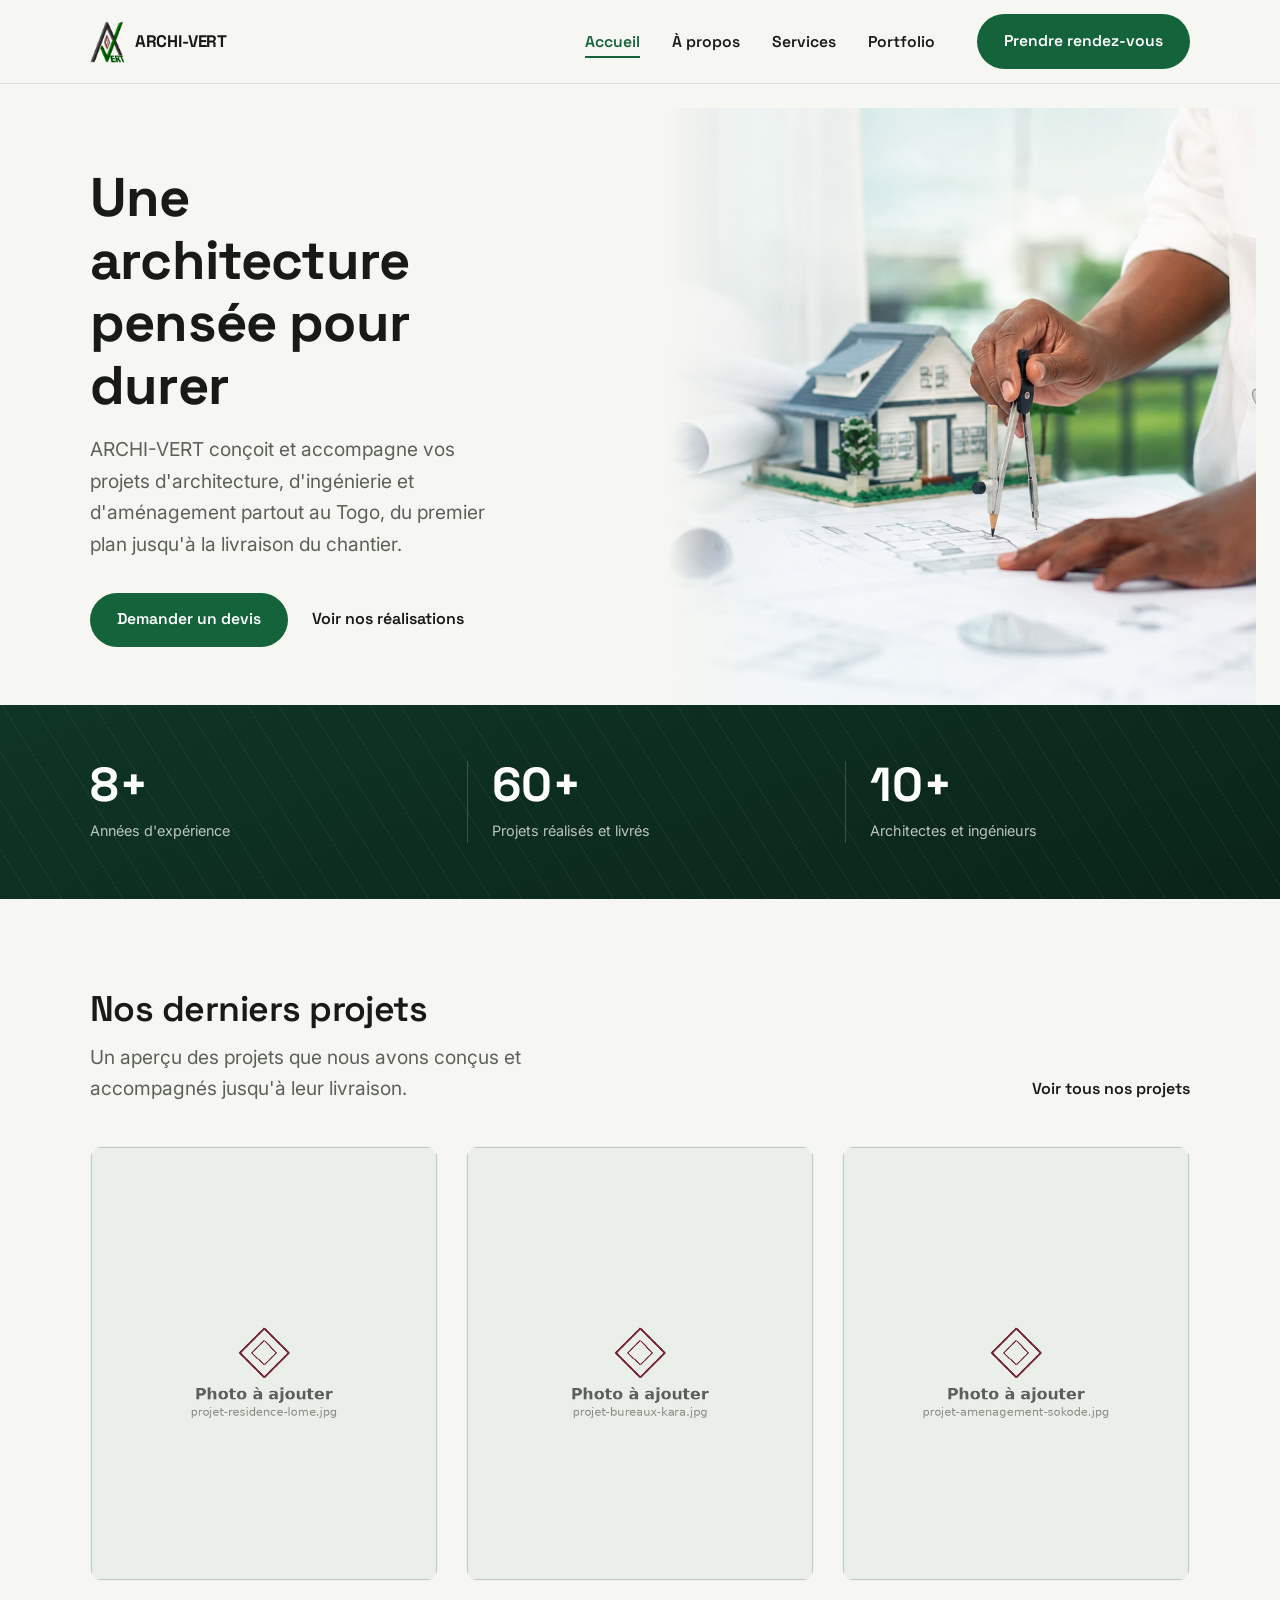
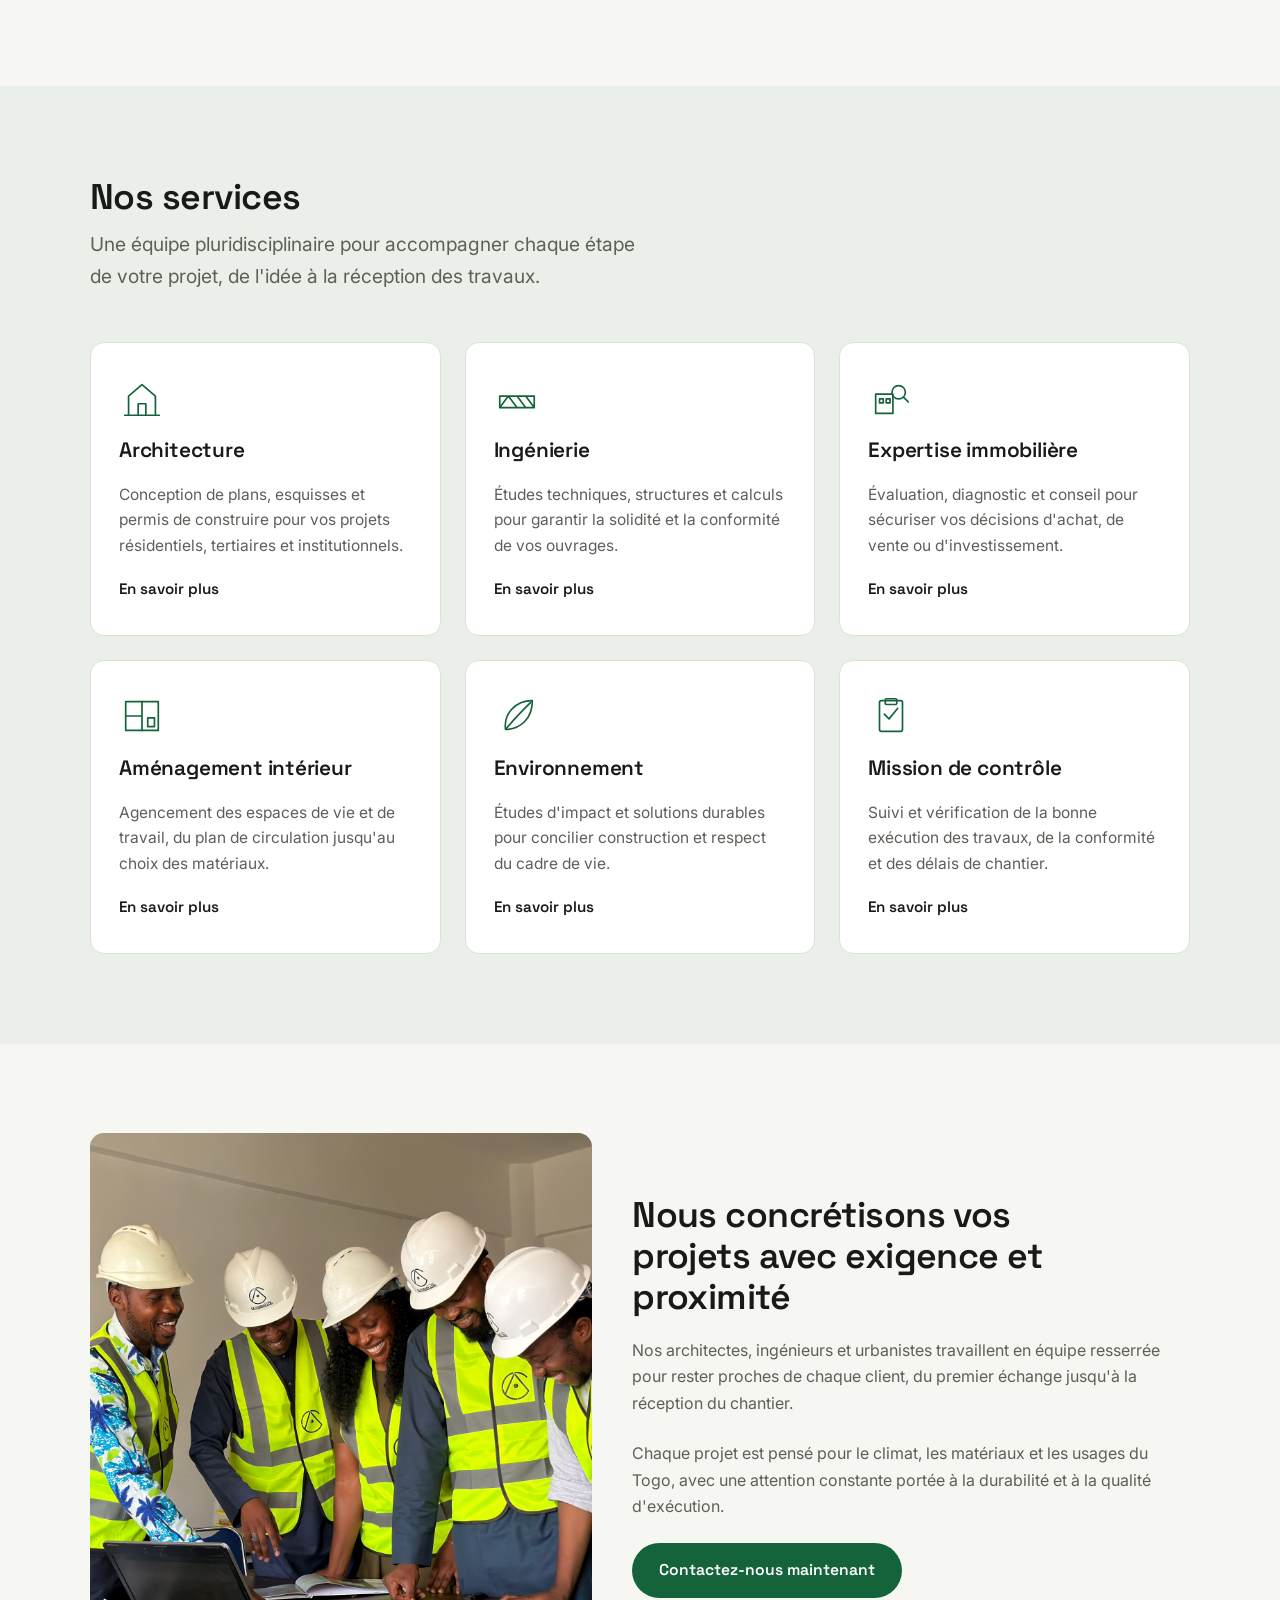
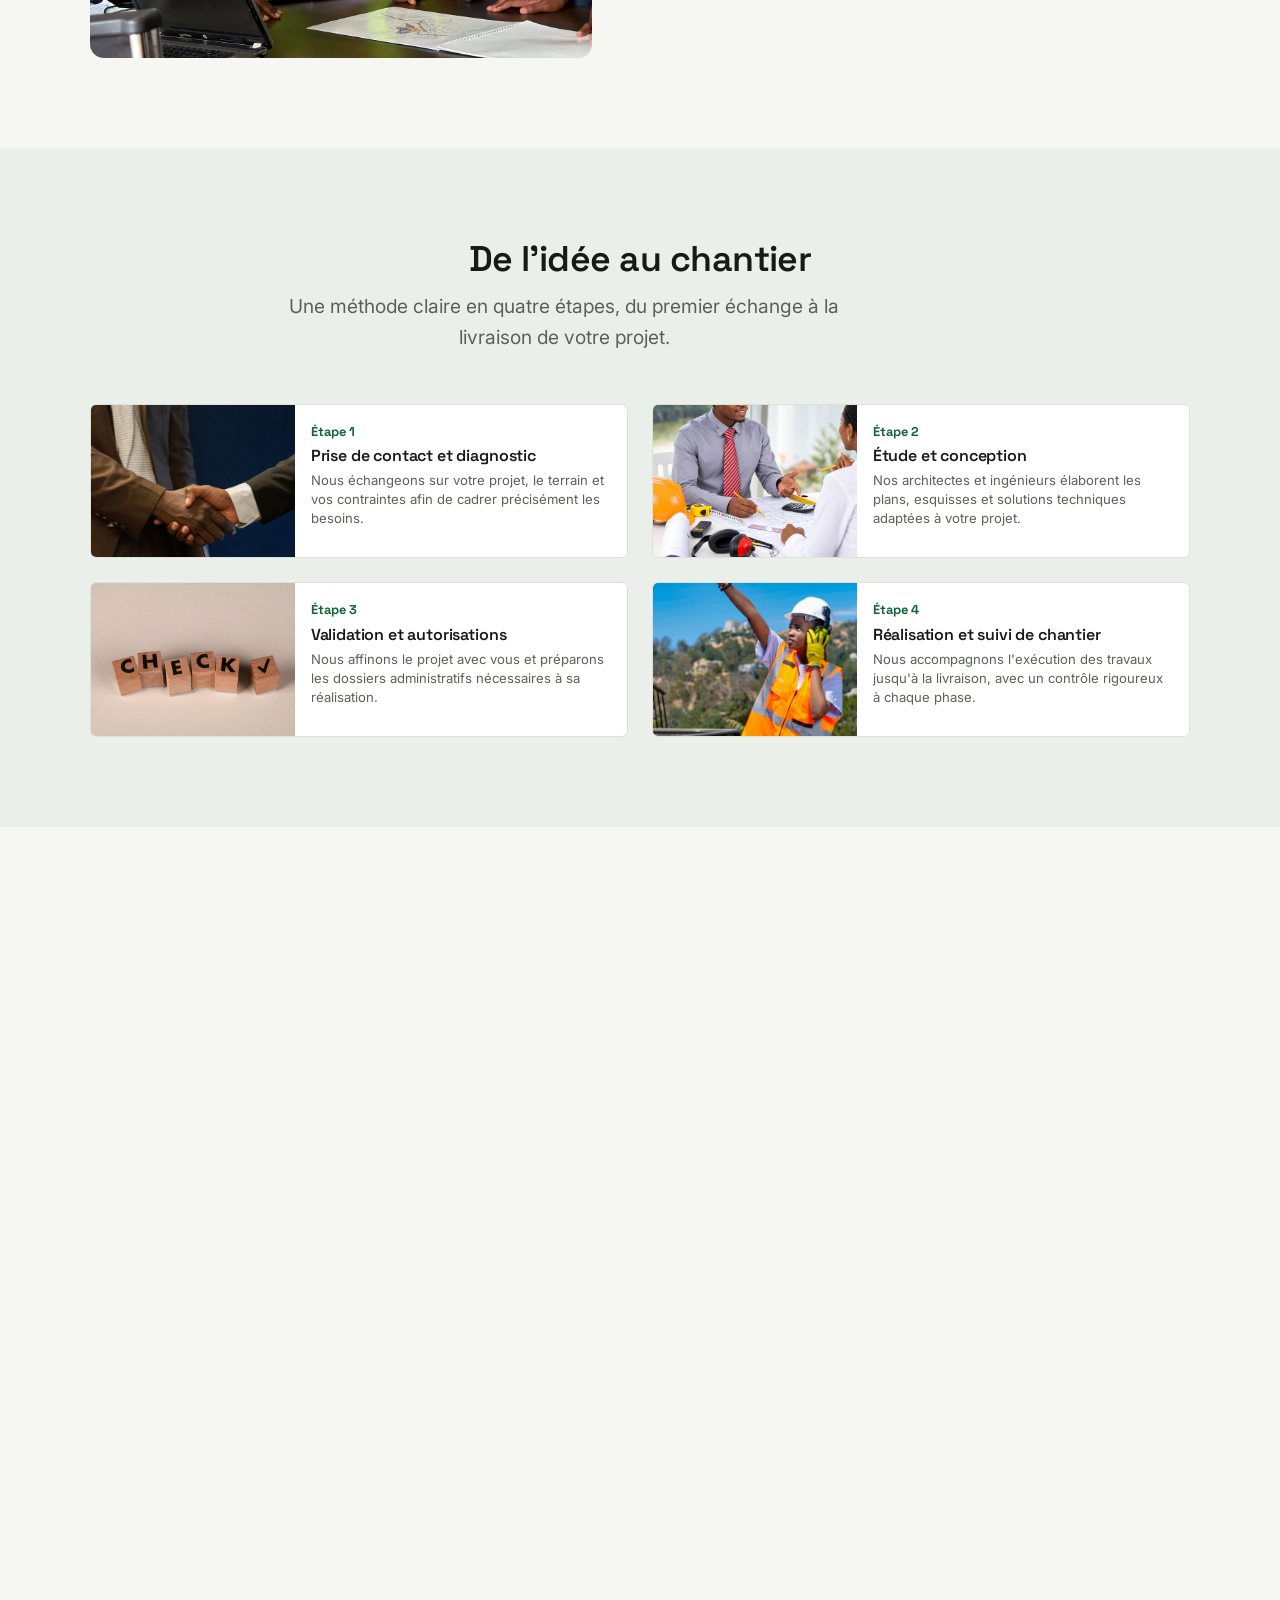
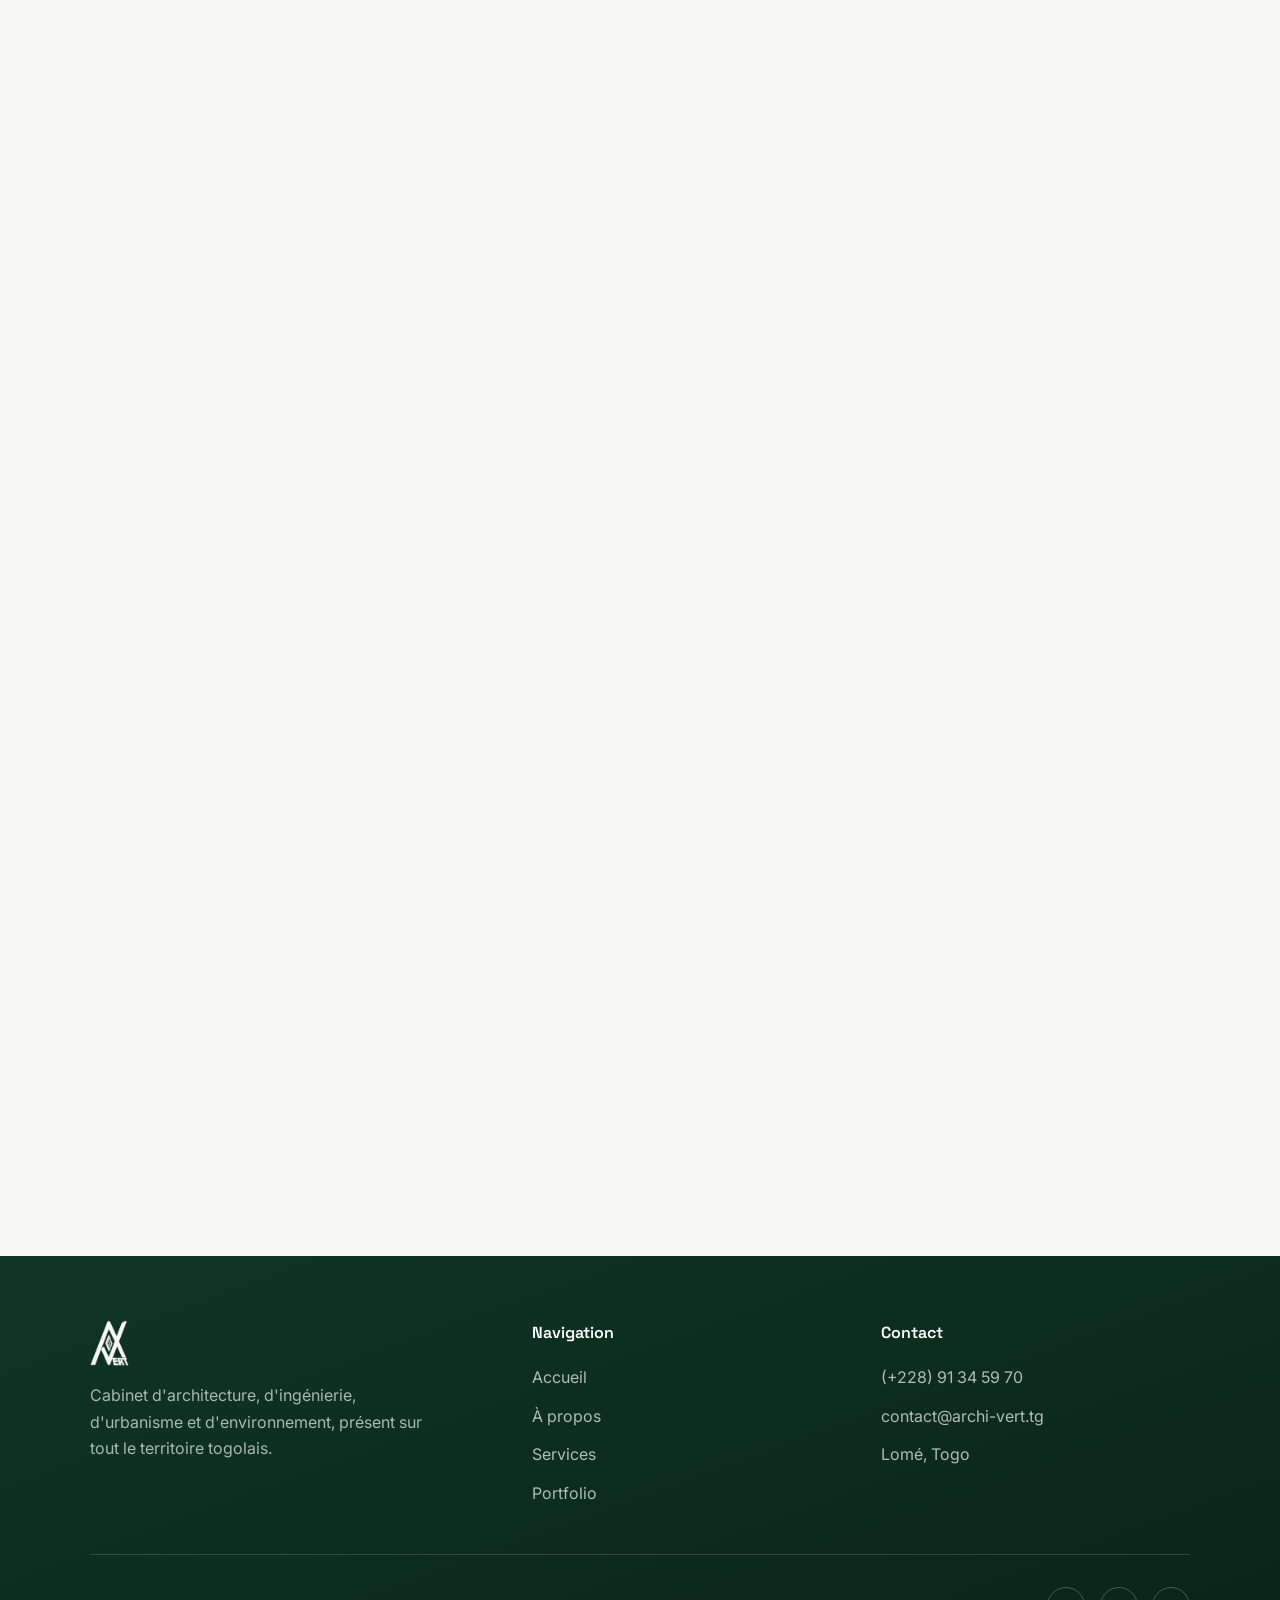
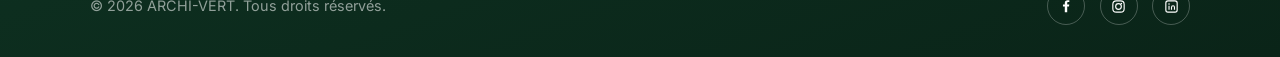
<file: index.html>
<!DOCTYPE html>
<html lang="fr">
<head>
<meta charset="UTF-8">
<meta name="viewport" content="width=device-width, initial-scale=1.0">
<title>ARCHI-VERT — Cabinet d'architecture, d'ingénierie et d'environnement au Togo</title>
<meta name="description" content="ARCHI-VERT est un cabinet togolais d'architecture, d'ingénierie, d'urbanisme et d'environnement. Conception et suivi de projets résidentiels, tertiaires et urbains sur mesure.">
<link rel="icon" href="images/logo-archi-vert.png" type="image/png">
<link rel="preconnect" href="https://fonts.googleapis.com">
<link rel="preconnect" href="https://fonts.gstatic.com" crossorigin>
<link href="https://fonts.googleapis.com/css2?family=Space+Grotesk:wght@500;600;700&family=Inter:wght@400;500;600&display=swap" rel="stylesheet">
<link rel="stylesheet" href="css/style.css">
</head>
<body>
<a class="skip-link" href="#contenu">Aller au contenu</a>

<header class="site-header">
  <div class="container nav">
    <a class="nav__brand" href="index.html">
      <img src="images/logo-archi-vert.png" alt="ARCHI-VERT" width="42" height="42">
      <span class="nav__brand-text">ARCHI-VERT</span>
    </a>

    <button class="nav__toggle" aria-expanded="false" aria-controls="nav-panel" aria-label="Ouvrir le menu">
      <span></span><span></span><span></span>
    </button>

    <div class="nav__panel" id="nav-panel">
      <ul class="nav__links">
        <li><a href="index.html" aria-current="page">Accueil</a></li>
        <li><a href="a-propos.html">À propos</a></li>
        <li><a href="services.html">Services</a></li>
        <li><a href="portfolio.html">Portfolio</a></li>
      </ul>
      <a class="btn btn-primary" href="#contact">Prendre rendez-vous</a>
    </div>
  </div>
  <div class="nav__scrim"></div>
</header>

<main id="contenu">

  <!-- Hero -->
  <section class="hero container">
    <div class="hero__grid">
      <div class="hero__text">
        <h1>Une architecture pensée pour durer</h1>
        <p class="lead">ARCHI-VERT conçoit et accompagne vos projets d'architecture, d'ingénierie et d'aménagement partout au Togo, du premier plan jusqu'à la livraison du chantier.</p>
        <div class="hero__actions">
          <a class="btn btn-primary" href="#contact">Demander un devis</a>
          <a class="link-underline" href="#realisations">Voir nos réalisations</a>
        </div>
      </div>
      <div class="hero__media">
        <img src="images/hero-architecte.png" alt="Architecte présentant les plans d'un projet de construction dans les bureaux d'ARCHI-VERT" width="900" height="1200">
      </div>
    </div>
  </section>

  <!-- Statistiques -->
  <section class="stats" data-reveal>
    <div class="container stats__grid">
      <div class="stat">
        <span class="stat__number">8+</span>
        <span class="stat__label">Années d'expérience</span>
      </div>
      <div class="stat">
        <span class="stat__number">60+</span>
        <span class="stat__label">Projets réalisés et livrés</span>
      </div>
      <div class="stat">
        <span class="stat__number">10+</span>
        <span class="stat__label">Architectes et ingénieurs</span>
      </div>
    </div>
  </section>

  <!-- Réalisations récentes -->
  <!-- Les intitulés de projets ci-dessous sont des exemples : à remplacer par vos projets réels -->
  <section class="section" id="realisations" data-reveal>
    <div class="container">
      <div class="projects__head">
        <div class="section-head">
          <h2>Nos derniers projets</h2>
          <p class="lead">Un aperçu des projets que nous avons conçus et accompagnés jusqu'à leur livraison.</p>
        </div>
        <a class="link-underline" href="portfolio.html">Voir tous nos projets</a>
      </div>

      <div class="project-grid">
        <a class="project-card" href="portfolio.html">
          <div class="project-card__frame">
            <img src="images/projet-residence-lome.jpg" alt="Résidence privée à Lomé conçue par ARCHI-VERT" loading="lazy" width="640" height="800">
          </div>
        </a>
        <a class="project-card" href="portfolio.html">
          <div class="project-card__frame">
            <img src="images/projet-bureaux-kara.jpg" alt="Immeuble de bureaux à Kara conçu par ARCHI-VERT" loading="lazy" width="640" height="800">
          </div>
        </a>
        <a class="project-card" href="portfolio.html">
          <div class="project-card__frame">
            <img src="images/projet-amenagement-sokode.jpg" alt="Aménagement urbain à Sokodé conçu par ARCHI-VERT" loading="lazy" width="640" height="800">
          </div>
        </a>
      </div>
    </div>
  </section>

  <!-- Services -->
  <section class="section section--alt" id="services" data-reveal>
    <div class="container">
      <div class="section-head">
        <h2>Nos services</h2>
        <p class="lead">Une équipe pluridisciplinaire pour accompagner chaque étape de votre projet, de l'idée à la réception des travaux.</p>
      </div>

      <div class="service-grid">
        <article class="service-card">
          <svg class="service-card__icon" viewBox="0 0 48 48" fill="none" stroke="currentColor" stroke-width="1.75" stroke-linecap="round" stroke-linejoin="round" aria-hidden="true">
            <path d="M6 42h36"/>
            <path d="M10 42V22l14-12 14 12v20"/>
            <path d="M20 42V30h8v12"/>
          </svg>
          <h3>Architecture</h3>
          <p>Conception de plans, esquisses et permis de construire pour vos projets résidentiels, tertiaires et institutionnels.</p>
          <a class="link-underline" href="services.html#architecture">En savoir plus</a>
        </article>

        <article class="service-card">
          <svg class="service-card__icon" viewBox="0 0 48 48" fill="none" stroke="currentColor" stroke-width="1.75" stroke-linecap="round" stroke-linejoin="round" aria-hidden="true">
            <path d="M6 34h36M6 34V22M42 34V22M6 22h36M6 34l9-12M15 22l9 12M24 22l9 12M33 22l9 12"/>
          </svg>
          <h3>Ingénierie</h3>
          <p>Études techniques, structures et calculs pour garantir la solidité et la conformité de vos ouvrages.</p>
          <a class="link-underline" href="services.html#ingenierie">En savoir plus</a>
        </article>

        <article class="service-card">
          <svg class="service-card__icon" viewBox="0 0 48 48" fill="none" stroke="currentColor" stroke-width="1.75" stroke-linecap="round" stroke-linejoin="round" aria-hidden="true">
            <rect x="8" y="20" width="18" height="20"/>
            <rect x="12" y="25" width="4" height="4"/>
            <rect x="19" y="25" width="4" height="4"/>
            <circle cx="32" cy="18" r="7"/>
            <path d="M37 23l5 5"/>
          </svg>
          <h3>Expertise immobilière</h3>
          <p>Évaluation, diagnostic et conseil pour sécuriser vos décisions d'achat, de vente ou d'investissement.</p>
          <a class="link-underline" href="services.html#immobilier">En savoir plus</a>
        </article>

        <article class="service-card">
          <svg class="service-card__icon" viewBox="0 0 48 48" fill="none" stroke="currentColor" stroke-width="1.75" stroke-linecap="round" stroke-linejoin="round" aria-hidden="true">
            <rect x="7" y="9" width="34" height="30"/>
            <path d="M24 9v30M7 24h17"/>
            <rect x="30" y="26" width="7" height="9"/>
          </svg>
          <h3>Aménagement intérieur</h3>
          <p>Agencement des espaces de vie et de travail, du plan de circulation jusqu'au choix des matériaux.</p>
          <a class="link-underline" href="services.html#interieur">En savoir plus</a>
        </article>

        <article class="service-card">
          <svg class="service-card__icon" viewBox="0 0 48 48" fill="none" stroke="currentColor" stroke-width="1.75" stroke-linecap="round" stroke-linejoin="round" aria-hidden="true">
            <path d="M12 38C10 22 22 8 40 8c0 18-12 30-28 30Z"/>
            <path d="M13 37C20 28 28 20 38 10"/>
          </svg>
          <h3>Environnement</h3>
          <p>Études d'impact et solutions durables pour concilier construction et respect du cadre de vie.</p>
          <a class="link-underline" href="services.html#environnement">En savoir plus</a>
        </article>

        <article class="service-card">
          <svg class="service-card__icon" viewBox="0 0 48 48" fill="none" stroke="currentColor" stroke-width="1.75" stroke-linecap="round" stroke-linejoin="round" aria-hidden="true">
            <rect x="12" y="8" width="24" height="32" rx="2"/>
            <rect x="18" y="6" width="12" height="6" rx="1"/>
            <path d="M17 22l5 5 9-11"/>
          </svg>
          <h3>Mission de contrôle</h3>
          <p>Suivi et vérification de la bonne exécution des travaux, de la conformité et des délais de chantier.</p>
          <a class="link-underline" href="services.html#controle">En savoir plus</a>
        </article>
      </div>
    </div>
  </section>

  <!-- Engagement -->
  <section class="section commitment" data-reveal>
    <div class="container commitment__grid">
      <div class="commitment__media">
        <img src="images/equipe-agence.jpg" alt="Équipe d'ARCHI-VERT en réunion de conception" loading="lazy" width="700" height="525">
      </div>
      <div class="commitment__text">
        <h2>Nous concrétisons vos projets avec exigence et proximité</h2>
        <p>Nos architectes, ingénieurs et urbanistes travaillent en équipe resserrée pour rester proches de chaque client, du premier échange jusqu'à la réception du chantier.</p>
        <p>Chaque projet est pensé pour le climat, les matériaux et les usages du Togo, avec une attention constante portée à la durabilité et à la qualité d'exécution.</p>
        <a class="btn btn-primary" href="#contact">Contactez-nous maintenant</a>
      </div>
    </div>
  </section>

  <!-- Démarche -->
  <section class="section section--alt" id="demarche" data-reveal>
    <div class="container">
      <div class="section-head section-head--center">
        <h2>De l'idée au chantier</h2>
        <p class="lead">Une méthode claire en quatre étapes, du premier échange à la livraison de votre projet.</p>
      </div>

      <div class="process-list">
        <div class="process-step">
          <div class="process-step__media">
            <img src="images/etape-diagnostic.jpg" alt="Premier échange avec un client autour d'un plan de terrain" loading="lazy" width="640" height="480">
          </div>
          <div class="process-step__text">
            <span class="process-step__number">Étape 1</span>
            <h3>Prise de contact et diagnostic</h3>
            <p>Nous échangeons sur votre projet, le terrain et vos contraintes afin de cadrer précisément les besoins.</p>
          </div>
        </div>

        <div class="process-step">
          <div class="process-step__media">
            <img src="images/etape-conception.png" alt="Architecte dessinant un plan de conception" loading="lazy" width="640" height="480">
          </div>
          <div class="process-step__text">
            <span class="process-step__number">Étape 2</span>
            <h3>Étude et conception</h3>
            <p>Nos architectes et ingénieurs élaborent les plans, esquisses et solutions techniques adaptées à votre projet.</p>
          </div>
        </div>

        <div class="process-step">
          <div class="process-step__media">
            <img src="images/etape-validation.jpg" alt="Validation d'un dossier de plans avec un client" loading="lazy" width="640" height="480">
          </div>
          <div class="process-step__text">
            <span class="process-step__number">Étape 3</span>
            <h3>Validation et autorisations</h3>
            <p>Nous affinons le projet avec vous et préparons les dossiers administratifs nécessaires à sa réalisation.</p>
          </div>
        </div>

        <div class="process-step">
          <div class="process-step__media">
            <img src="images/etape-chantier.jpg" alt="Suivi de chantier par un ingénieur d'ARCHI-VERT" loading="lazy" width="640" height="480">
          </div>
          <div class="process-step__text">
            <span class="process-step__number">Étape 4</span>
            <h3>Réalisation et suivi de chantier</h3>
            <p>Nous accompagnons l'exécution des travaux jusqu'à la livraison, avec un contrôle rigoureux à chaque phase.</p>
          </div>
        </div>
      </div>
    </div>
  </section>

  <!-- Partenaires -->
  <!-- Emplacements pour vos logos partenaires : images/partenaire-1.png à partenaire-6.png -->
  <section class="section" data-reveal>
    <div class="container">
      <div class="section-head">
        <h2>Nos partenaires</h2>
        <p class="lead">Ils nous accompagnent sur nos projets, en tant que fournisseurs, institutions ou partenaires techniques.</p>
      </div>
      <div class="partners__grid">
        <div class="partner-slot"><img src="images/partenaire-1.png" alt="Logo partenaire" loading="lazy"></div>
        <div class="partner-slot"><img src="images/partenaire-2.png" alt="Logo partenaire" loading="lazy"></div>
        <div class="partner-slot"><img src="images/partenaire-3.png" alt="Logo partenaire" loading="lazy"></div>
        <div class="partner-slot"><img src="images/partenaire-4.png" alt="Logo partenaire" loading="lazy"></div>
        <div class="partner-slot"><img src="images/partenaire-5.png" alt="Logo partenaire" loading="lazy"></div>
        <div class="partner-slot"><img src="images/partenaire-6.png" alt="Logo partenaire" loading="lazy"></div>
      </div>
    </div>
  </section>

  <!-- Témoignages -->
  <section class="section section--alt testimonials" id="temoignages" data-reveal>
    <div class="container">
      <div class="section-head">
        <h2>Ce que nos clients disent</h2>
        <p class="lead">Quelques retours de personnes que nous avons accompagnées dans leurs projets.</p>
      </div>

      <div class="testimonial-track">
        <div class="testimonial-slides">
          <div class="testimonial-slide">
            <div class="testimonial-card">
              <div class="testimonial-card__avatar">
                <img src="images/temoignage-1.avif" alt="" loading="lazy" width="150" height="150">
              </div>
              <div>
                <svg class="mark-diamond" width="18" height="18" viewBox="0 0 16 16" fill="none" stroke="currentColor" stroke-width="1.3" aria-hidden="true" style="margin-bottom:0.75rem">
                  <path d="M8 0L16 8L8 16L0 8Z"/><path d="M8 4L12 8L8 12L4 8Z"/>
                </svg>
                <p class="testimonial-card__quote">ARCHI-VERT a su comprendre nos besoins dès les premiers échanges. Le suivi de chantier a été rigoureux du début à la fin.</p>
                <p class="testimonial-card__name">Kokou Mensah</p>
                <p class="testimonial-card__role">Propriétaire, Lomé</p>
              </div>
            </div>
          </div>

          <div class="testimonial-slide">
            <div class="testimonial-card">
              <div class="testimonial-card__avatar">
                <img src="images/temoignage-2.jpg" alt="" loading="lazy" width="150" height="150">
              </div>
              <div>
                <svg class="mark-diamond" width="18" height="18" viewBox="0 0 16 16" fill="none" stroke="currentColor" stroke-width="1.3" aria-hidden="true" style="margin-bottom:0.75rem">
                  <path d="M8 0L16 8L8 16L0 8Z"/><path d="M8 4L12 8L8 12L4 8Z"/>
                </svg>
                <p class="testimonial-card__quote">Nous cherchions un cabinet capable de gérer à la fois la conception et le contrôle des travaux. L'équipe a tenu les délais annoncés.</p>
                <p class="testimonial-card__name">Afi Dossou</p>
                <p class="testimonial-card__role">Gérante, Kara</p>
              </div>
            </div>
          </div>

          <div class="testimonial-slide">
            <div class="testimonial-card">
              <div class="testimonial-card__avatar">
                <img src="images/temoignage-3.avif" alt="" loading="lazy" width="150" height="150">
              </div>
              <div>
                <svg class="mark-diamond" width="18" height="18" viewBox="0 0 16 16" fill="none" stroke="currentColor" stroke-width="1.3" aria-hidden="true" style="margin-bottom:0.75rem">
                  <path d="M8 0L16 8L8 16L0 8Z"/><path d="M8 4L12 8L8 12L4 8Z"/>
                </svg>
                <p class="testimonial-card__quote">Le plan d'aménagement proposé correspondait exactement à l'usage que nous voulions faire des locaux. Un travail précis et bien expliqué.</p>
                <p class="testimonial-card__name">Yawa Adjovi</p>
                <p class="testimonial-card__role">Directrice, Sokodé</p>
              </div>
            </div>
          </div>

          <div class="testimonial-slide">
            <div class="testimonial-card">
              <div class="testimonial-card__avatar">
                <img src="images/temoignage-4.jfif" alt="" loading="lazy" width="150" height="150">
              </div>
              <div>
                <svg class="mark-diamond" width="18" height="18" viewBox="0 0 16 16" fill="none" stroke="currentColor" stroke-width="1.3" aria-hidden="true" style="margin-bottom:0.75rem">
                  <path d="M8 0L16 8L8 16L0 8Z"/><path d="M8 4L12 8L8 12L4 8Z"/>
                </svg>
                <p class="testimonial-card__quote">Étude d'impact réalisée dans les délais, avec des recommandations concrètes que nous avons pu appliquer directement sur le chantier.</p>
                <p class="testimonial-card__name">Essowè Bakouma</p>
                <p class="testimonial-card__role">Promoteur, Atakpamé</p>
              </div>
            </div>
          </div>

          <div class="testimonial-slide">
            <div class="testimonial-card">
              <div class="testimonial-card__avatar">
                <img src="images/temoignage-5.jpg" alt="" loading="lazy" width="150" height="150">
              </div>
              <div>
                <svg class="mark-diamond" width="18" height="18" viewBox="0 0 16 16" fill="none" stroke="currentColor" stroke-width="1.3" aria-hidden="true" style="margin-bottom:0.75rem">
                  <path d="M8 0L16 8L8 16L0 8Z"/><path d="M8 4L12 8L8 12L4 8Z"/>
                </svg>
                <p class="testimonial-card__quote">Bon relationnel, devis clair dès le départ et aucune mauvaise surprise sur les coûts en cours de chantier.</p>
                <p class="testimonial-card__name">Komlan Agbeko</p>
                <p class="testimonial-card__role">Propriétaire, Lomé</p>
              </div>
            </div>
          </div>

          <div class="testimonial-slide">
            <div class="testimonial-card">
              <div class="testimonial-card__avatar">
                <img src="images/temoignage-6.webp" alt="" loading="lazy" width="150" height="150">
              </div>
              <div>
                <svg class="mark-diamond" width="18" height="18" viewBox="0 0 16 16" fill="none" stroke="currentColor" stroke-width="1.3" aria-hidden="true" style="margin-bottom:0.75rem">
                  <path d="M8 0L16 8L8 16L0 8Z"/><path d="M8 4L12 8L8 12L4 8Z"/>
                </svg>
                <p class="testimonial-card__quote">La mission de contrôle a vraiment sécurisé notre chantier : chaque étape était vérifiée avant de passer à la suivante.</p>
                <p class="testimonial-card__name">Ablavi Kpodar</p>
                <p class="testimonial-card__role">Gérante, Lomé</p>
              </div>
            </div>
          </div>
        </div>
      </div>

      <div class="testimonial-controls">
        <button type="button" class="testimonial-arrow" data-testimonial="prev" aria-label="Témoignage précédent">
          <svg width="18" height="18" viewBox="0 0 20 20" fill="none" stroke="currentColor" stroke-width="1.8" stroke-linecap="round" stroke-linejoin="round" aria-hidden="true"><path d="M12 4l-6 6 6 6"/></svg>
        </button>
        <div class="testimonial-dots" role="tablist" aria-label="Sélection du témoignage"></div>
        <button type="button" class="testimonial-arrow" data-testimonial="next" aria-label="Témoignage suivant">
          <svg width="18" height="18" viewBox="0 0 20 20" fill="none" stroke="currentColor" stroke-width="1.8" stroke-linecap="round" stroke-linejoin="round" aria-hidden="true"><path d="M8 4l6 6-6 6"/></svg>
        </button>
      </div>
    </div>
  </section>

  <!-- Contact -->
  <section class="section" id="contact" data-reveal>
    <div class="container">
      <div class="contact-panel">
        <form class="contact-form" id="contact-form" novalidate>
          <h2>Discutons de votre projet</h2>
          <p class="lead">Décrivez votre projet en quelques lignes, nous revenons vers vous rapidement.</p>

          <div class="form-row form-row--two">
            <div class="field">
              <label for="name">Nom complet</label>
              <input type="text" id="name" name="name" autocomplete="name" required>
            </div>
            <div class="field">
              <label for="phone">Téléphone</label>
              <input type="tel" id="phone" name="phone" autocomplete="tel">
            </div>
          </div>

          <div class="form-row">
            <div class="field">
              <label for="email">Adresse email</label>
              <input type="email" id="email" name="email" autocomplete="email" required>
            </div>
          </div>

          <div class="form-row">
            <div class="field">
              <label for="message">Votre message</label>
              <textarea id="message" name="message" required></textarea>
            </div>
          </div>

          <button type="submit" class="btn btn-primary">Envoyer le message</button>
          <p class="form-status" role="status"></p>
          <p class="form-note">L'envoi ouvre votre messagerie habituelle avec le message pré-rempli.</p>
        </form>

        <div class="contact-info">
          <div>
            <h3>Coordonnées</h3>
            <p>ARCHI-VERT intervient sur l'ensemble du territoire togolais, depuis Lomé.</p>
          </div>

          <ul class="contact-list">
            <li>
              <svg class="mark-diamond" width="14" height="14" viewBox="0 0 16 16" fill="none" stroke="currentColor" stroke-width="1.3" aria-hidden="true"><path d="M8 0L16 8L8 16L0 8Z"/><path d="M8 4L12 8L8 12L4 8Z"/></svg>
              <div>
                <span class="contact-list__label">Téléphone</span>
                <a href="tel:+22891345970">(+228) 91 34 59 70</a><br>
                <a href="tel:+22893392526">(+228) 93 39 25 26</a>
              </div>
            </li>
            <li>
              <svg class="mark-diamond" width="14" height="14" viewBox="0 0 16 16" fill="none" stroke="currentColor" stroke-width="1.3" aria-hidden="true"><path d="M8 0L16 8L8 16L0 8Z"/><path d="M8 4L12 8L8 12L4 8Z"/></svg>
              <div>
                <span class="contact-list__label">Email</span>
                <a href="mailto:contact@archi-vert.tg">contact@archi-vert.tg</a>
              </div>
            </li>
            <li>
              <svg class="mark-diamond" width="14" height="14" viewBox="0 0 16 16" fill="none" stroke="currentColor" stroke-width="1.3" aria-hidden="true"><path d="M8 0L16 8L8 16L0 8Z"/><path d="M8 4L12 8L8 12L4 8Z"/></svg>
              <div>
                <span class="contact-list__label">Zone d'intervention</span>
                <span>Tout le Togo</span>
              </div>
            </li>
          </ul>

          <a class="whatsapp-btn" href="https://wa.me/22897327171" target="_blank" rel="noopener">
            <svg width="19" height="19" viewBox="0 0 24 24" aria-hidden="true"><path fill="none" stroke="currentColor" stroke-width="1.6" d="M12 3a9 9 0 0 0-7.8 13.4L3 21l4.7-1.2A9 9 0 1 0 12 3Z"/><path fill="currentColor" stroke="none" d="M8.5 8.8c.2-.5.5-.5.8-.5h.6c.2 0 .4 0 .6.5.2.5.7 1.7.7 1.9s0 .3-.2.5c-.1.2-.3.4-.4.5-.2.2-.3.3-.1.6.2.4.9 1.3 1.9 2.1 1.3 1 2.2 1.3 2.6 1.5.3.1.5.1.7-.1.2-.2.7-.8.9-1 .2-.3.4-.2.6-.1l1.7.8c.2.1.4.2.4.4 0 .6-.2 1.2-.5 1.5-.4.4-1.3.8-2.6.5-1.6-.4-3.4-1.5-4.7-2.8-1.2-1.2-2-2.6-2.4-3.5-.3-.7-.1-1.4.2-1.9Z"/></svg>
            Discuter sur WhatsApp
          </a>
        </div>
      </div>
    </div>
  </section>

</main>

<footer class="site-footer">
  <div class="container">
    <div class="footer__grid">
      <div class="footer__brand">
        <img src="images/logo-archi-vert-light.png" alt="ARCHI-VERT" width="46" height="55">
        <p>Cabinet d'architecture, d'ingénierie, d'urbanisme et d'environnement, présent sur tout le territoire togolais.</p>
      </div>
      <div>
        <h4 class="footer__heading">Navigation</h4>
        <ul class="footer__list">
          <li><a href="index.html">Accueil</a></li>
          <li><a href="a-propos.html">À propos</a></li>
          <li><a href="services.html">Services</a></li>
          <li><a href="portfolio.html">Portfolio</a></li>
        </ul>
      </div>
      <div>
        <h4 class="footer__heading">Contact</h4>
        <ul class="footer__list">
          <li><a href="tel:+22891345970">(+228) 91 34 59 70</a></li>
          <li><a href="mailto:contact@archi-vert.tg">contact@archi-vert.tg</a></li>
          <li><span>Lomé, Togo</span></li>
        </ul>
      </div>
    </div>

    <div class="footer__bottom">
      <span>© 2026 ARCHI-VERT. Tous droits réservés.</span>
      <div class="footer__social">
        <a href="#" aria-label="ARCHI-VERT sur Facebook">
          <svg viewBox="0 0 24 24" fill="currentColor" aria-hidden="true"><path d="M13 20V12h2.5l.4-3H13V7c0-.9.3-1.5 1.6-1.5H16V3.1C15.6 3 14.6 3 13.5 3 11.2 3 9.6 4.4 9.6 6.9V9H7v3h2.6v8H13Z"/></svg>
        </a>
        <a href="#" aria-label="ARCHI-VERT sur Instagram">
          <svg viewBox="0 0 24 24" fill="none" stroke="currentColor" stroke-width="1.6" aria-hidden="true"><rect x="4" y="4" width="16" height="16" rx="5"/><circle cx="12" cy="12" r="4"/><circle cx="16.2" cy="7.8" r="1" fill="currentColor" stroke="none"/></svg>
        </a>
        <a href="#" aria-label="ARCHI-VERT sur LinkedIn">
          <svg viewBox="0 0 24 24" fill="none" stroke="currentColor" stroke-width="1.6" aria-hidden="true"><rect x="4" y="4" width="16" height="16" rx="3"/><circle cx="8.5" cy="8.5" r="1.1" fill="currentColor" stroke="none"/><path d="M8.5 11v5.5"/><path d="M12 16.5v-3.2c0-1.4 1-2.3 2.2-2.3s2 .8 2 2.2v3.3"/></svg>
        </a>
      </div>
    </div>
  </div>
</footer>

<script src="js/main.js"></script>
</body>
</html>
</file>
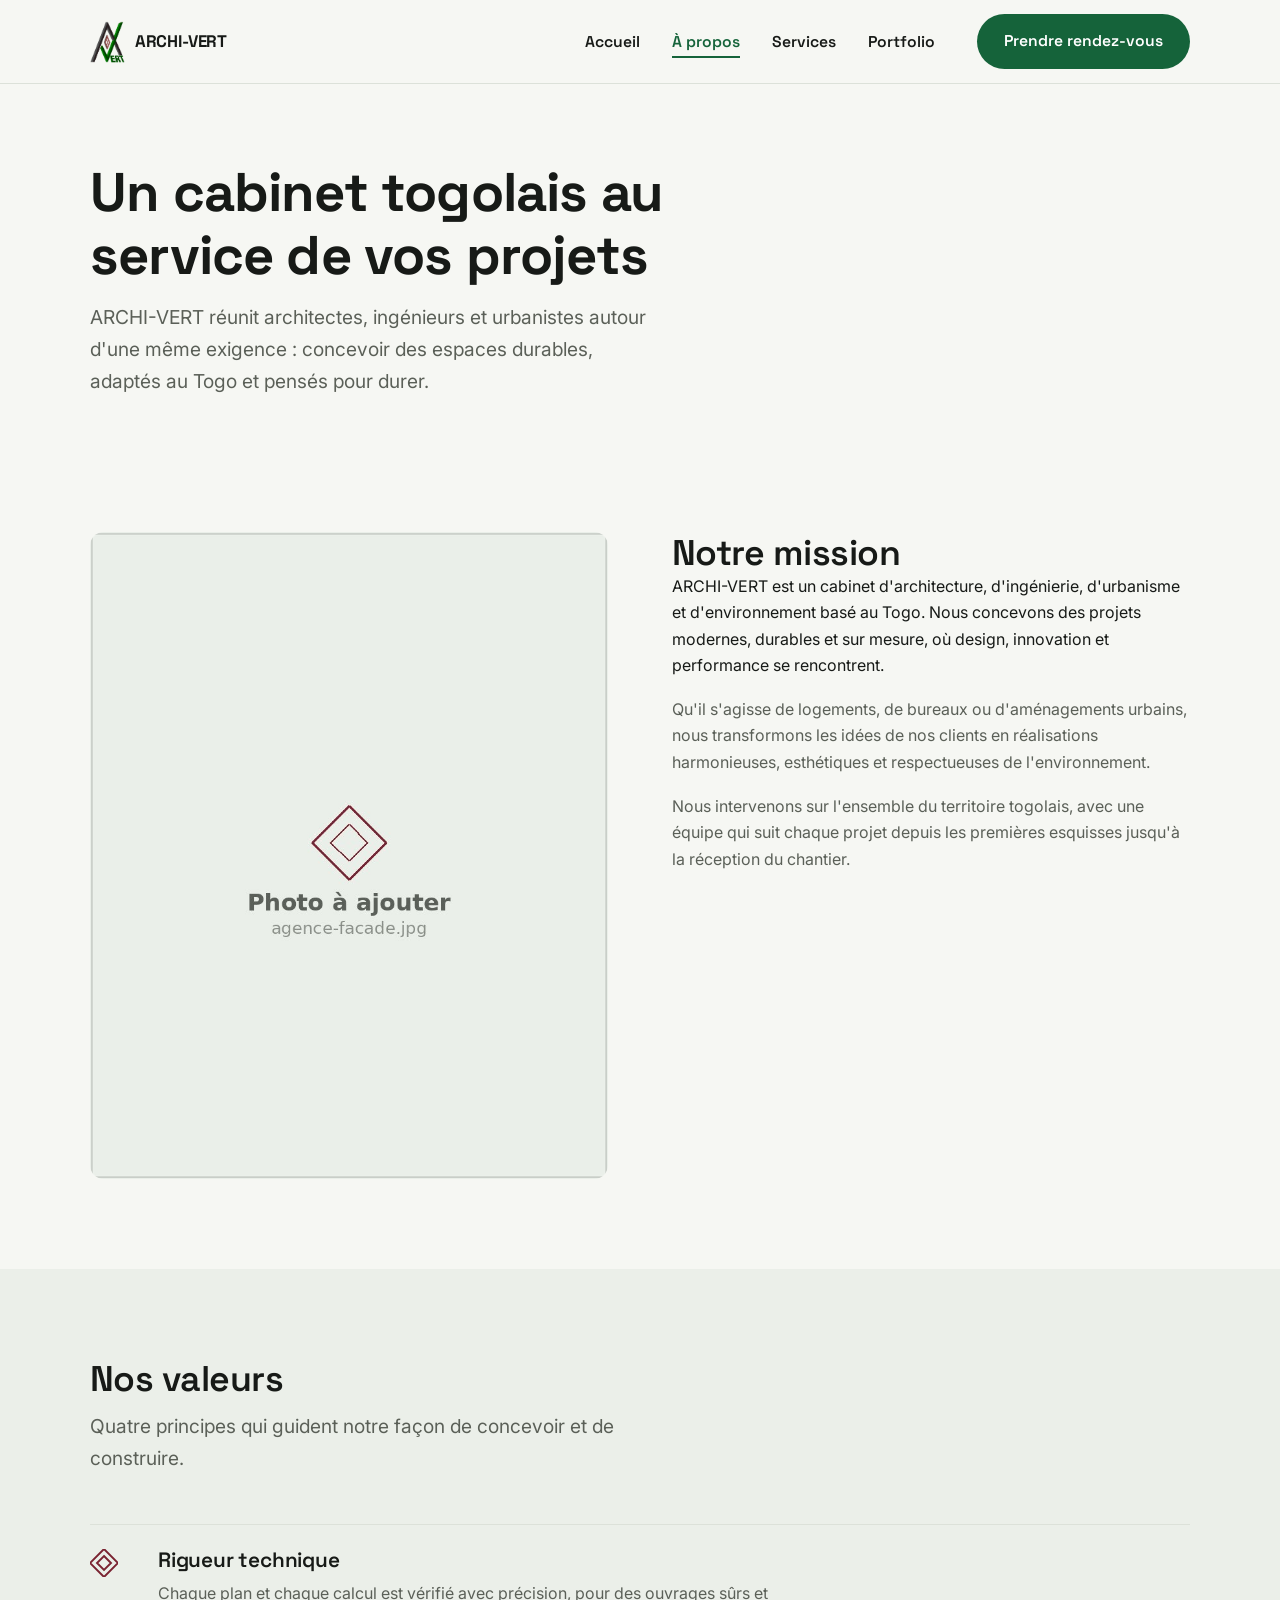
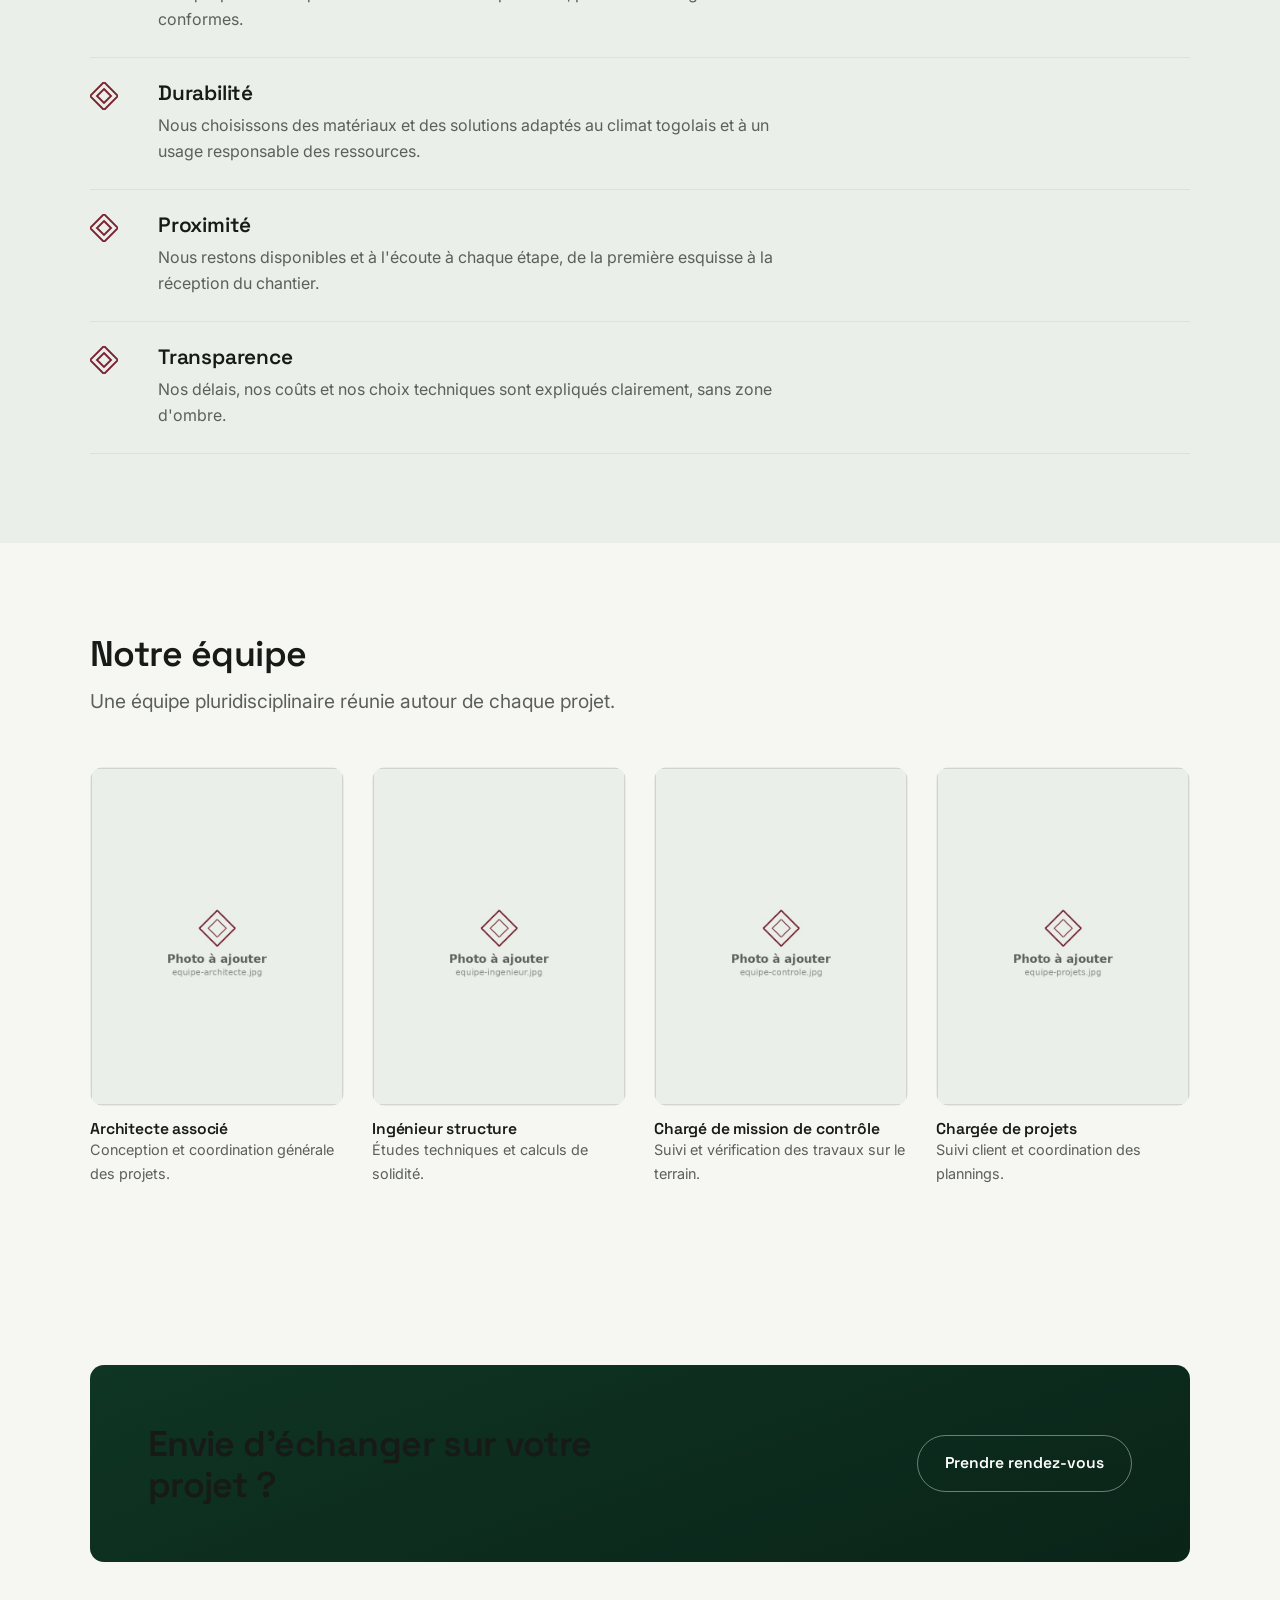
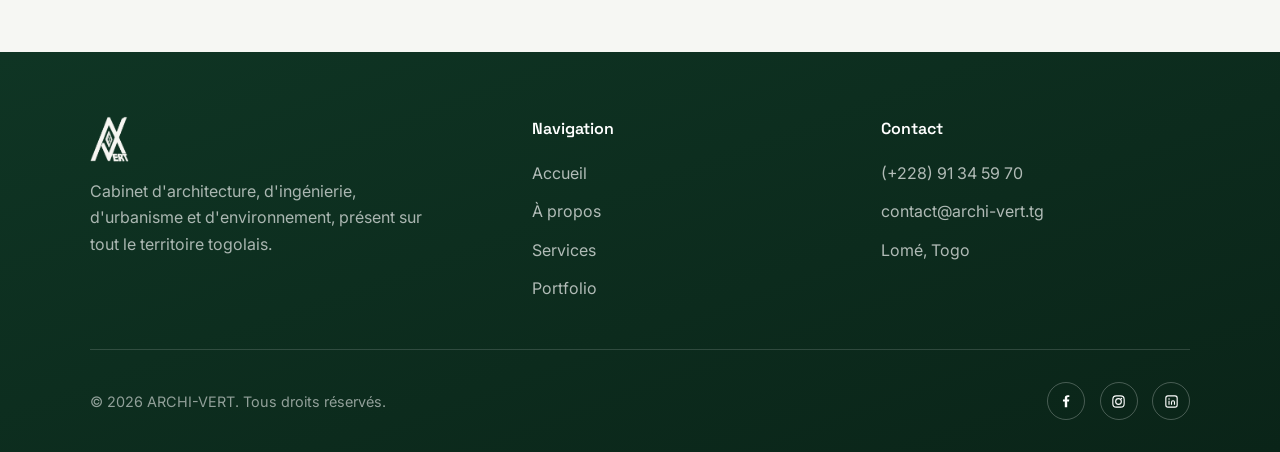
<file: a-propos.html>
<!DOCTYPE html>
<html lang="fr">
<head>
<meta charset="UTF-8">
<meta name="viewport" content="width=device-width, initial-scale=1.0">
<title>À propos — ARCHI-VERT, cabinet d'architecture au Togo</title>
<meta name="description" content="Découvrez ARCHI-VERT, cabinet togolais d'architecture et d'ingénierie : notre mission, nos valeurs et notre équipe pluridisciplinaire.">
<link rel="icon" href="images/logo-archi-vert.png" type="image/png">
<link rel="preconnect" href="https://fonts.googleapis.com">
<link rel="preconnect" href="https://fonts.gstatic.com" crossorigin>
<link href="https://fonts.googleapis.com/css2?family=Space+Grotesk:wght@500;600;700&family=Inter:wght@400;500;600&display=swap" rel="stylesheet">
<link rel="stylesheet" href="css/style.css">
</head>
<body>
<a class="skip-link" href="#contenu">Aller au contenu</a>

<header class="site-header">
  <div class="container nav">
    <a class="nav__brand" href="index.html">
      <img src="images/logo-archi-vert.png" alt="ARCHI-VERT" width="42" height="42">
      <span class="nav__brand-text">ARCHI-VERT</span>
    </a>
    <button class="nav__toggle" aria-expanded="false" aria-controls="nav-panel" aria-label="Ouvrir le menu">
      <span></span><span></span><span></span>
    </button>
    <div class="nav__panel" id="nav-panel">
      <ul class="nav__links">
        <li><a href="index.html">Accueil</a></li>
        <li><a href="a-propos.html" aria-current="page">À propos</a></li>
        <li><a href="services.html">Services</a></li>
        <li><a href="portfolio.html">Portfolio</a></li>
      </ul>
      <a class="btn btn-primary" href="index.html#contact">Prendre rendez-vous</a>
    </div>
  </div>
  <div class="nav__scrim"></div>
</header>

<main id="contenu">

  <section class="page-banner container" data-reveal>
    <h1>Un cabinet togolais au service de vos projets</h1>
    <p class="lead">ARCHI-VERT réunit architectes, ingénieurs et urbanistes autour d'une même exigence : concevoir des espaces durables, adaptés au Togo et pensés pour durer.</p>
  </section>

  <section class="section" data-reveal>
    <div class="container about-grid">
      <div>
        <img src="images/agence-facade.jpg" alt="Façade des bureaux d'ARCHI-VERT" loading="lazy" style="border-radius: var(--radius-md); aspect-ratio: 4/5; object-fit: cover; width: 100%;">
      </div>
      <div>
        <h2>Notre mission</h2>
        <p>ARCHI-VERT est un cabinet d'architecture, d'ingénierie, d'urbanisme et d'environnement basé au Togo. Nous concevons des projets modernes, durables et sur mesure, où design, innovation et performance se rencontrent.</p>
        <p>Qu'il s'agisse de logements, de bureaux ou d'aménagements urbains, nous transformons les idées de nos clients en réalisations harmonieuses, esthétiques et respectueuses de l'environnement.</p>
        <p>Nous intervenons sur l'ensemble du territoire togolais, avec une équipe qui suit chaque projet depuis les premières esquisses jusqu'à la réception du chantier.</p>
      </div>
    </div>
  </section>

  <section class="section section--alt" data-reveal>
    <div class="container">
      <div class="section-head">
        <h2>Nos valeurs</h2>
        <p class="lead">Quatre principes qui guident notre façon de concevoir et de construire.</p>
      </div>

      <div class="values-list">
        <div class="value-row">
          <svg class="mark-diamond" width="28" height="28" viewBox="0 0 16 16" fill="none" stroke="currentColor" stroke-width="1.1" aria-hidden="true"><path d="M8 0L16 8L8 16L0 8Z"/><path d="M8 4L12 8L8 12L4 8Z"/></svg>
          <div>
            <h3>Rigueur technique</h3>
            <p>Chaque plan et chaque calcul est vérifié avec précision, pour des ouvrages sûrs et conformes.</p>
          </div>
        </div>
        <div class="value-row">
          <svg class="mark-diamond" width="28" height="28" viewBox="0 0 16 16" fill="none" stroke="currentColor" stroke-width="1.1" aria-hidden="true"><path d="M8 0L16 8L8 16L0 8Z"/><path d="M8 4L12 8L8 12L4 8Z"/></svg>
          <div>
            <h3>Durabilité</h3>
            <p>Nous choisissons des matériaux et des solutions adaptés au climat togolais et à un usage responsable des ressources.</p>
          </div>
        </div>
        <div class="value-row">
          <svg class="mark-diamond" width="28" height="28" viewBox="0 0 16 16" fill="none" stroke="currentColor" stroke-width="1.1" aria-hidden="true"><path d="M8 0L16 8L8 16L0 8Z"/><path d="M8 4L12 8L8 12L4 8Z"/></svg>
          <div>
            <h3>Proximité</h3>
            <p>Nous restons disponibles et à l'écoute à chaque étape, de la première esquisse à la réception du chantier.</p>
          </div>
        </div>
        <div class="value-row">
          <svg class="mark-diamond" width="28" height="28" viewBox="0 0 16 16" fill="none" stroke="currentColor" stroke-width="1.1" aria-hidden="true"><path d="M8 0L16 8L8 16L0 8Z"/><path d="M8 4L12 8L8 12L4 8Z"/></svg>
          <div>
            <h3>Transparence</h3>
            <p>Nos délais, nos coûts et nos choix techniques sont expliqués clairement, sans zone d'ombre.</p>
          </div>
        </div>
      </div>
    </div>
  </section>

  <section class="section" data-reveal>
    <div class="container">
      <div class="section-head">
        <h2>Notre équipe</h2>
        <p class="lead">Une équipe pluridisciplinaire réunie autour de chaque projet.</p>
      </div>
      <div class="team-grid">
        <div class="team-card">
          <div class="team-card__photo"><img src="images/equipe-architecte.jpg" alt="" loading="lazy"></div>
          <h3 class="team-card__role">Architecte associé</h3>
          <p class="team-card__note">Conception et coordination générale des projets.</p>
        </div>
        <div class="team-card">
          <div class="team-card__photo"><img src="images/equipe-ingenieur.jpg" alt="" loading="lazy"></div>
          <h3 class="team-card__role">Ingénieur structure</h3>
          <p class="team-card__note">Études techniques et calculs de solidité.</p>
        </div>
        <div class="team-card">
          <div class="team-card__photo"><img src="images/equipe-controle.jpg" alt="" loading="lazy"></div>
          <h3 class="team-card__role">Chargé de mission de contrôle</h3>
          <p class="team-card__note">Suivi et vérification des travaux sur le terrain.</p>
        </div>
        <div class="team-card">
          <div class="team-card__photo"><img src="images/equipe-projets.jpg" alt="" loading="lazy"></div>
          <h3 class="team-card__role">Chargée de projets</h3>
          <p class="team-card__note">Suivi client et coordination des plannings.</p>
        </div>
      </div>
    </div>
  </section>

  <section class="section" data-reveal>
    <div class="container">
      <div class="cta-banner section--dark">
        <h2>Envie d'échanger sur votre projet ?</h2>
        <a class="btn btn-outline-light" href="index.html#contact">Prendre rendez-vous</a>
      </div>
    </div>
  </section>

</main>

<footer class="site-footer">
  <div class="container">
    <div class="footer__grid">
      <div class="footer__brand">
        <img src="images/logo-archi-vert-light.png" alt="ARCHI-VERT" width="46" height="55">
        <p>Cabinet d'architecture, d'ingénierie, d'urbanisme et d'environnement, présent sur tout le territoire togolais.</p>
      </div>
      <div>
        <h4 class="footer__heading">Navigation</h4>
        <ul class="footer__list">
          <li><a href="index.html">Accueil</a></li>
          <li><a href="a-propos.html">À propos</a></li>
          <li><a href="services.html">Services</a></li>
          <li><a href="portfolio.html">Portfolio</a></li>
        </ul>
      </div>
      <div>
        <h4 class="footer__heading">Contact</h4>
        <ul class="footer__list">
          <li><a href="tel:+22891345970">(+228) 91 34 59 70</a></li>
          <li><a href="mailto:contact@archi-vert.tg">contact@archi-vert.tg</a></li>
          <li><span>Lomé, Togo</span></li>
        </ul>
      </div>
    </div>
    <div class="footer__bottom">
      <span>© 2026 ARCHI-VERT. Tous droits réservés.</span>
      <div class="footer__social">
        <a href="#" aria-label="ARCHI-VERT sur Facebook">
          <svg viewBox="0 0 24 24" fill="currentColor" aria-hidden="true"><path d="M13 20V12h2.5l.4-3H13V7c0-.9.3-1.5 1.6-1.5H16V3.1C15.6 3 14.6 3 13.5 3 11.2 3 9.6 4.4 9.6 6.9V9H7v3h2.6v8H13Z"/></svg>
        </a>
        <a href="#" aria-label="ARCHI-VERT sur Instagram">
          <svg viewBox="0 0 24 24" fill="none" stroke="currentColor" stroke-width="1.6" aria-hidden="true"><rect x="4" y="4" width="16" height="16" rx="5"/><circle cx="12" cy="12" r="4"/><circle cx="16.2" cy="7.8" r="1" fill="currentColor" stroke="none"/></svg>
        </a>
        <a href="#" aria-label="ARCHI-VERT sur LinkedIn">
          <svg viewBox="0 0 24 24" fill="none" stroke="currentColor" stroke-width="1.6" aria-hidden="true"><rect x="4" y="4" width="16" height="16" rx="3"/><circle cx="8.5" cy="8.5" r="1.1" fill="currentColor" stroke="none"/><path d="M8.5 11v5.5"/><path d="M12 16.5v-3.2c0-1.4 1-2.3 2.2-2.3s2 .8 2 2.2v3.3"/></svg>
        </a>
      </div>
    </div>
  </div>
</footer>

<script src="js/main.js"></script>
</body>
</html>
</file>
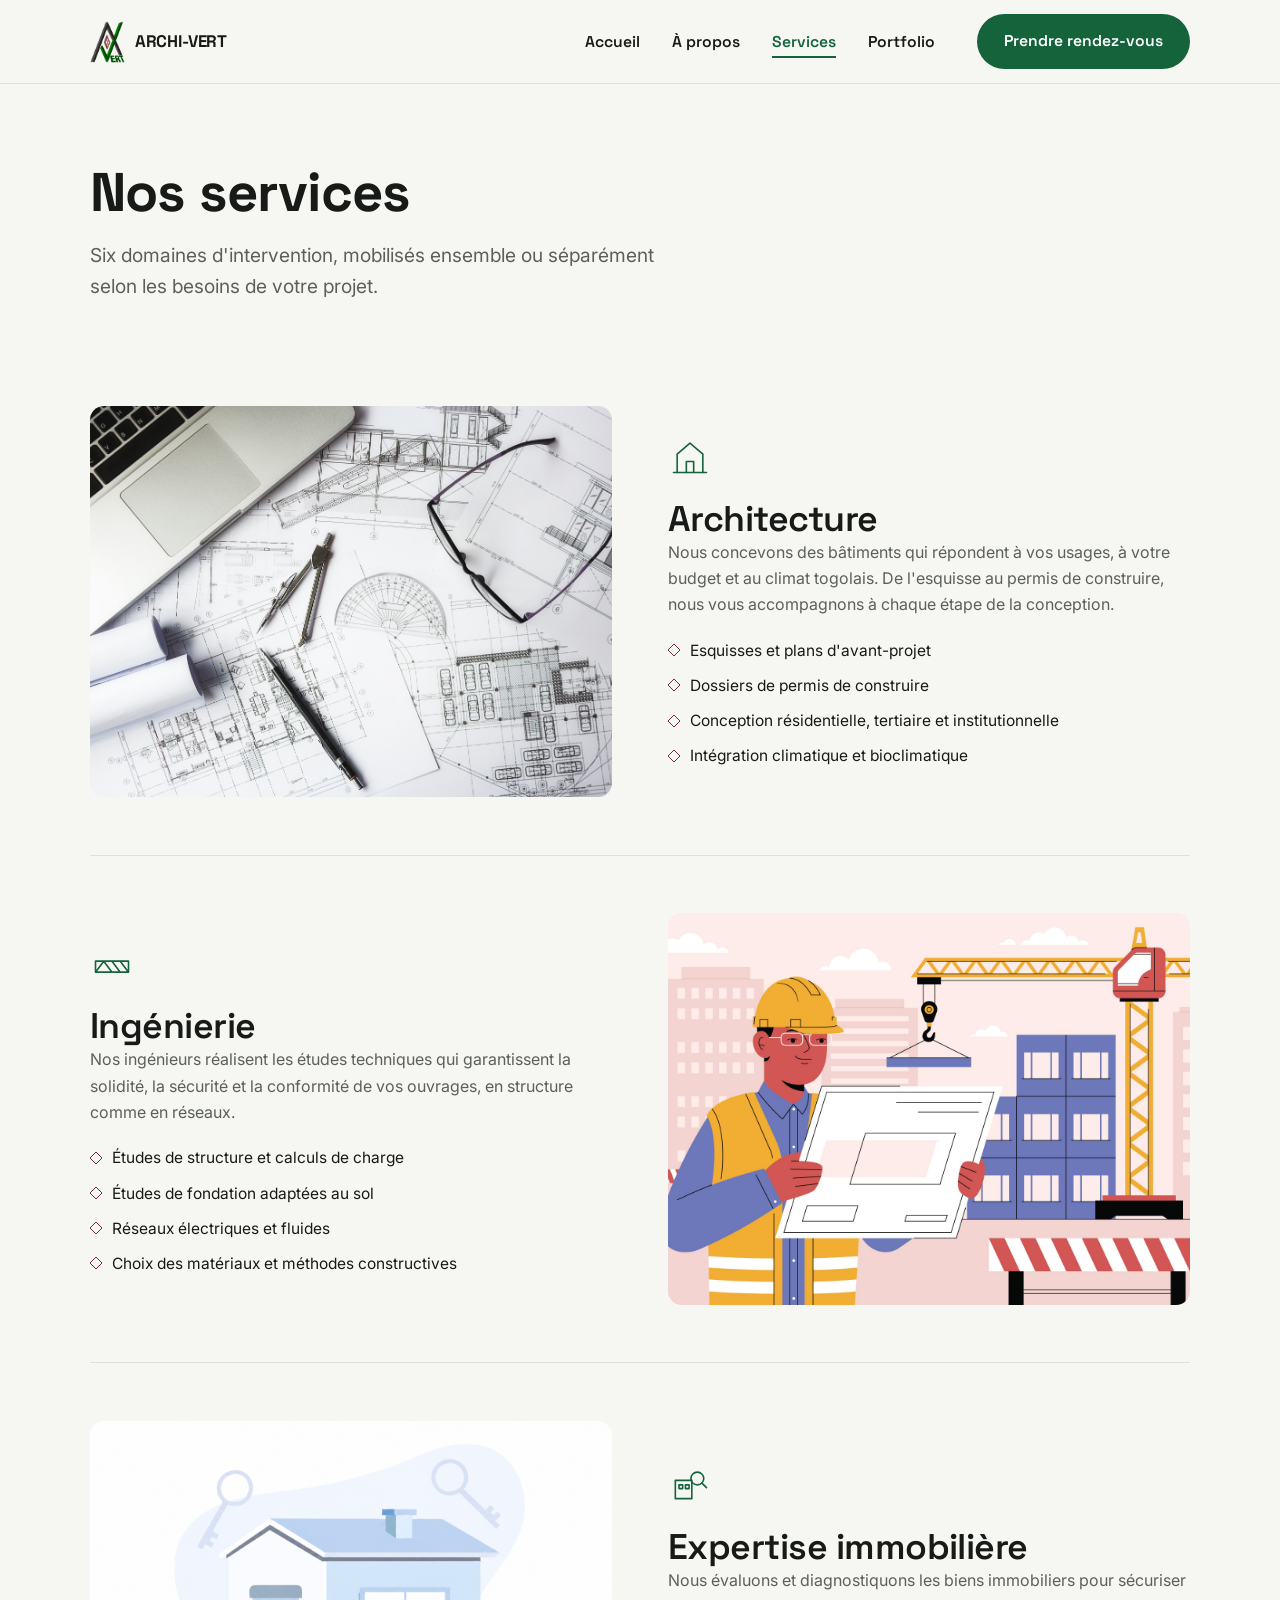
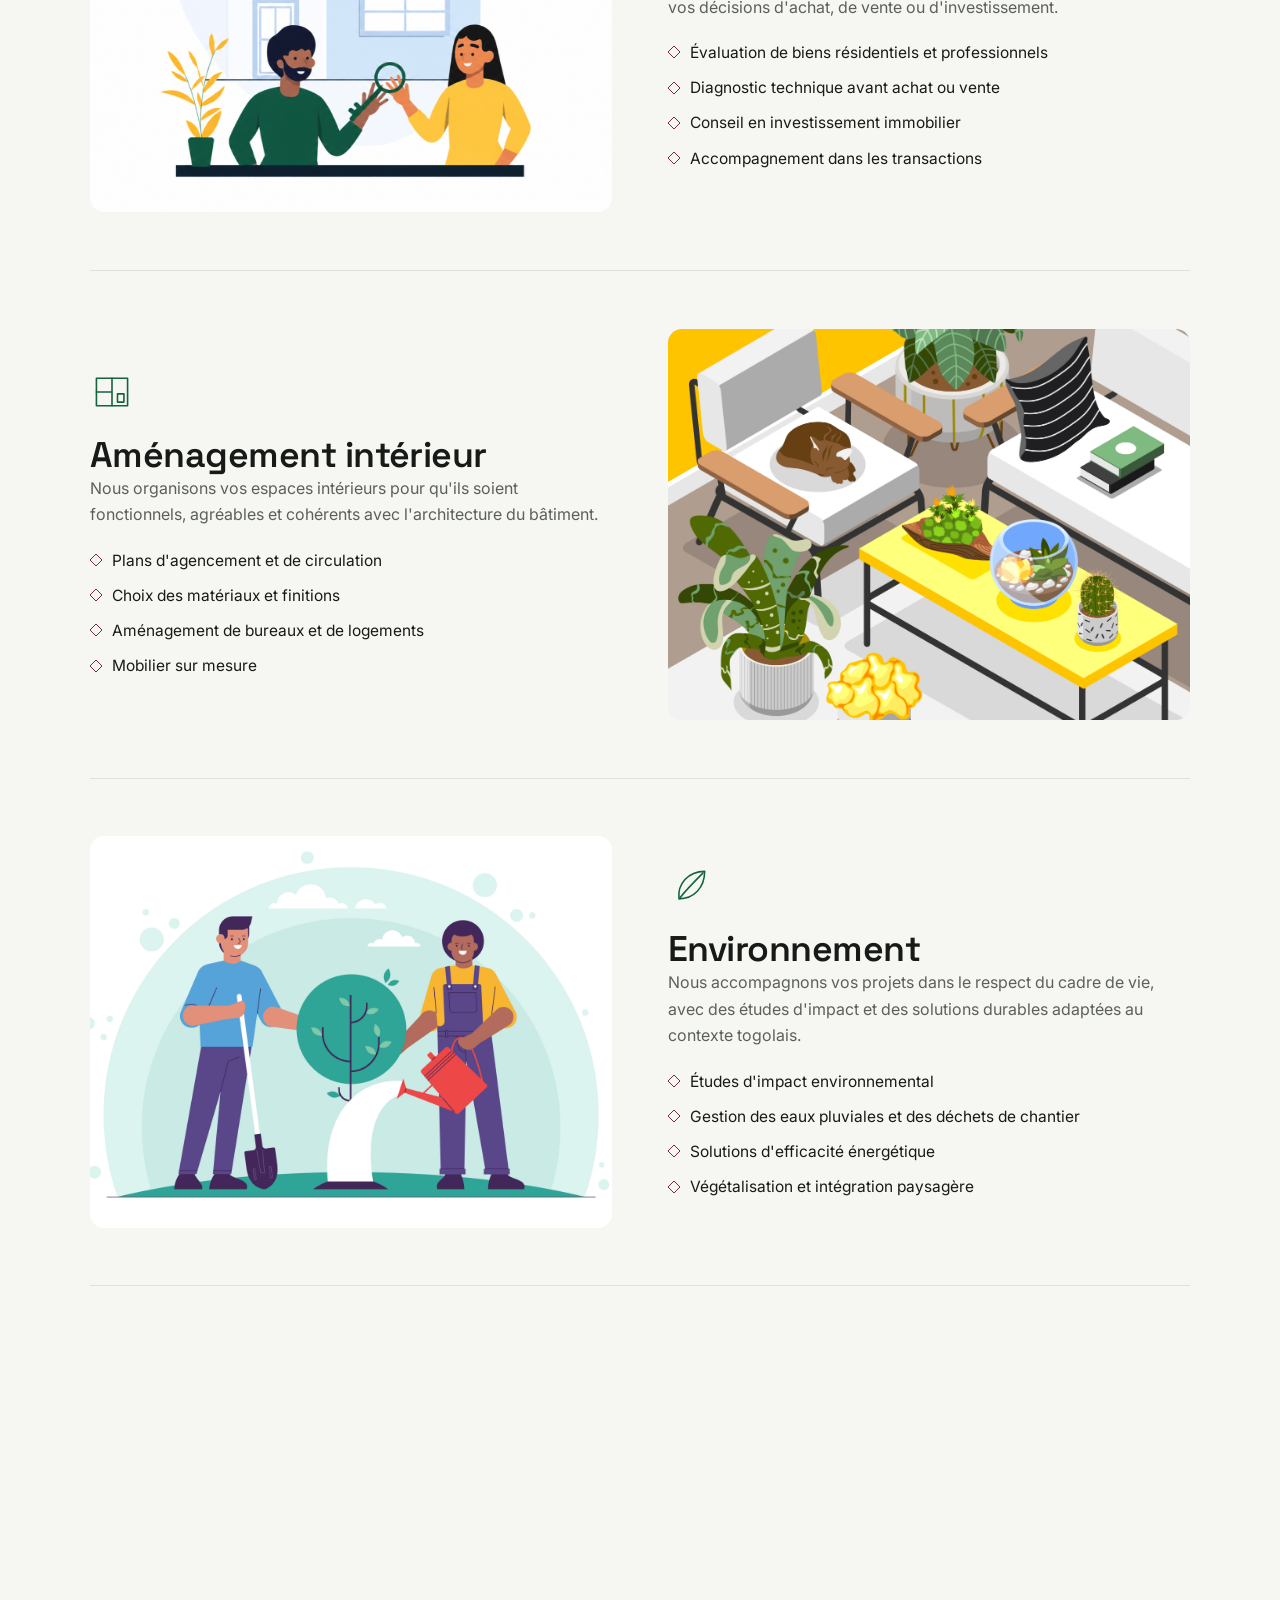
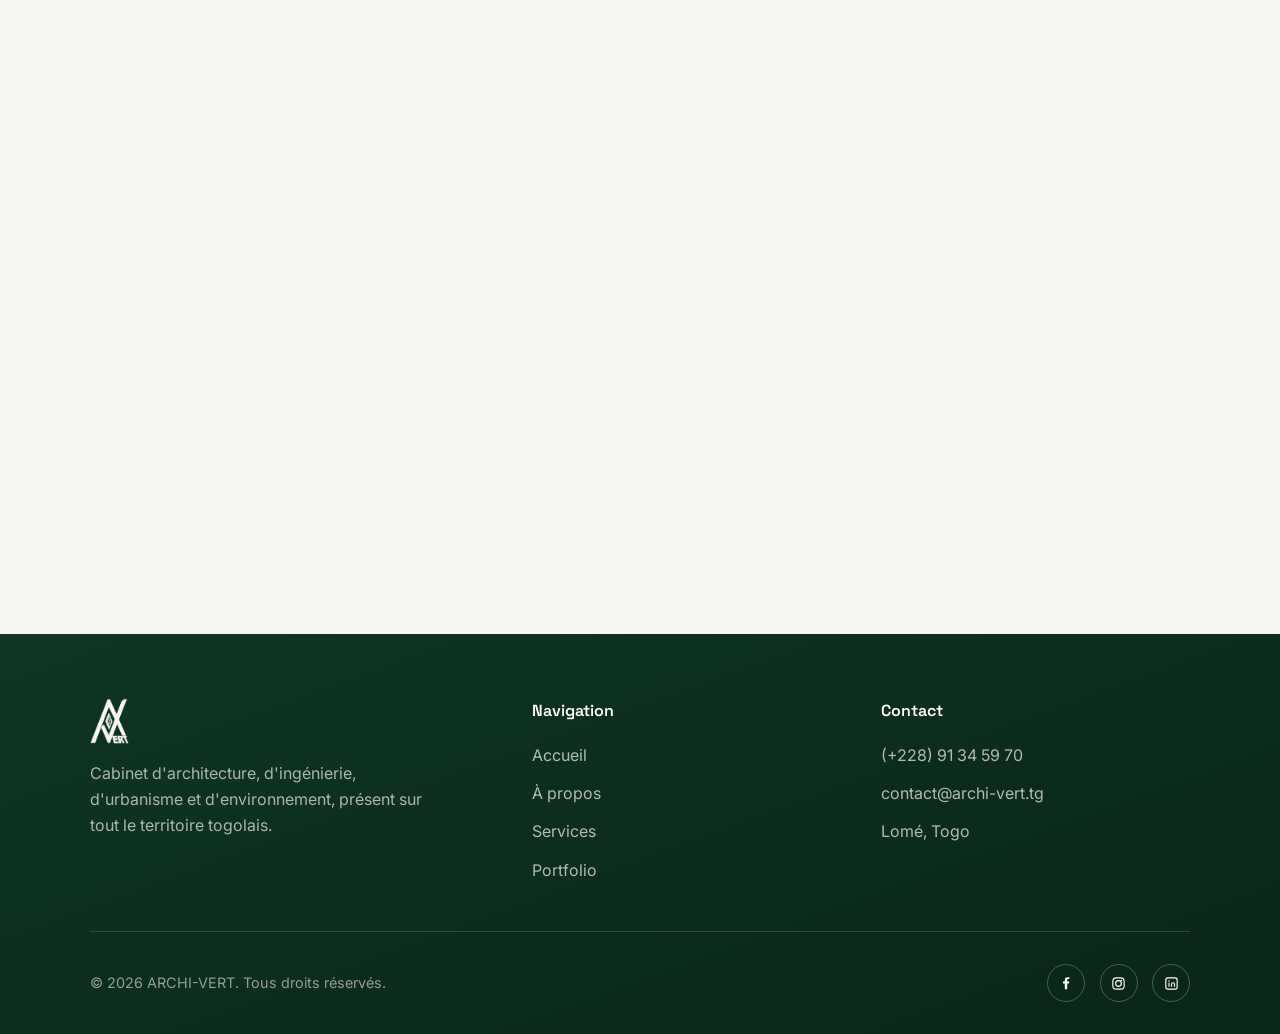
<file: services.html>
<!DOCTYPE html>
<html lang="fr">
<head>
<meta charset="UTF-8">
<meta name="viewport" content="width=device-width, initial-scale=1.0">
<title>Nos services — ARCHI-VERT</title>
<meta name="description" content="Architecture, ingénierie, expertise immobilière, aménagement intérieur, environnement, mission de contrôle : découvrez les services d'ARCHI-VERT au Togo.">
<link rel="icon" href="images/logo-archi-vert.png" type="image/png">
<link rel="preconnect" href="https://fonts.googleapis.com">
<link rel="preconnect" href="https://fonts.gstatic.com" crossorigin>
<link href="https://fonts.googleapis.com/css2?family=Space+Grotesk:wght@500;600;700&family=Inter:wght@400;500;600&display=swap" rel="stylesheet">
<link rel="stylesheet" href="css/style.css">
</head>
<body>
<a class="skip-link" href="#contenu">Aller au contenu</a>

<header class="site-header">
  <div class="container nav">
    <a class="nav__brand" href="index.html">
      <img src="images/logo-archi-vert.png" alt="ARCHI-VERT" width="42" height="42">
      <span class="nav__brand-text">ARCHI-VERT</span>
    </a>
    <button class="nav__toggle" aria-expanded="false" aria-controls="nav-panel" aria-label="Ouvrir le menu">
      <span></span><span></span><span></span>
    </button>
    <div class="nav__panel" id="nav-panel">
      <ul class="nav__links">
        <li><a href="index.html">Accueil</a></li>
        <li><a href="a-propos.html">À propos</a></li>
        <li><a href="services.html" aria-current="page">Services</a></li>
        <li><a href="portfolio.html">Portfolio</a></li>
      </ul>
      <a class="btn btn-primary" href="index.html#contact">Prendre rendez-vous</a>
    </div>
  </div>
  <div class="nav__scrim"></div>
</header>

<main id="contenu">

  <section class="page-banner container" data-reveal>
    <h1>Nos services</h1>
    <p class="lead">Six domaines d'intervention, mobilisés ensemble ou séparément selon les besoins de votre projet.</p>
  </section>

  <section class="section" style="padding-top: 0;">
    <div class="container">

      <div class="service-detail" id="architecture" data-reveal>
        <div class="service-detail__media">
          <img src="images/service-architecture.jpg" alt="Plan d'architecture en cours d'élaboration" loading="lazy">
        </div>
        <div class="service-detail__text">
          <svg class="service-detail__icon" viewBox="0 0 48 48" fill="none" stroke="currentColor" stroke-width="1.75" stroke-linecap="round" stroke-linejoin="round" aria-hidden="true">
            <path d="M6 42h36"/><path d="M10 42V22l14-12 14 12v20"/><path d="M20 42V30h8v12"/>
          </svg>
          <h2>Architecture</h2>
          <p>Nous concevons des bâtiments qui répondent à vos usages, à votre budget et au climat togolais. De l'esquisse au permis de construire, nous vous accompagnons à chaque étape de la conception.</p>
          <ul class="service-detail__list">
            <li><svg class="mark-diamond" width="12" height="12" viewBox="0 0 16 16" fill="none" stroke="currentColor" stroke-width="1.3" aria-hidden="true"><path d="M8 0L16 8L8 16L0 8Z"/></svg> Esquisses et plans d'avant-projet</li>
            <li><svg class="mark-diamond" width="12" height="12" viewBox="0 0 16 16" fill="none" stroke="currentColor" stroke-width="1.3" aria-hidden="true"><path d="M8 0L16 8L8 16L0 8Z"/></svg> Dossiers de permis de construire</li>
            <li><svg class="mark-diamond" width="12" height="12" viewBox="0 0 16 16" fill="none" stroke="currentColor" stroke-width="1.3" aria-hidden="true"><path d="M8 0L16 8L8 16L0 8Z"/></svg> Conception résidentielle, tertiaire et institutionnelle</li>
            <li><svg class="mark-diamond" width="12" height="12" viewBox="0 0 16 16" fill="none" stroke="currentColor" stroke-width="1.3" aria-hidden="true"><path d="M8 0L16 8L8 16L0 8Z"/></svg> Intégration climatique et bioclimatique</li>
          </ul>
        </div>
      </div>

      <div class="service-detail" id="ingenierie" data-reveal>
        <div class="service-detail__media">
          <img src="images/service-ingenierie.jpg" alt="Ingénieur vérifiant des calculs de structure" loading="lazy">
        </div>
        <div class="service-detail__text">
          <svg class="service-detail__icon" viewBox="0 0 48 48" fill="none" stroke="currentColor" stroke-width="1.75" stroke-linecap="round" stroke-linejoin="round" aria-hidden="true">
            <path d="M6 34h36M6 34V22M42 34V22M6 22h36M6 34l9-12M15 22l9 12M24 22l9 12M33 22l9 12"/>
          </svg>
          <h2>Ingénierie</h2>
          <p>Nos ingénieurs réalisent les études techniques qui garantissent la solidité, la sécurité et la conformité de vos ouvrages, en structure comme en réseaux.</p>
          <ul class="service-detail__list">
            <li><svg class="mark-diamond" width="12" height="12" viewBox="0 0 16 16" fill="none" stroke="currentColor" stroke-width="1.3" aria-hidden="true"><path d="M8 0L16 8L8 16L0 8Z"/></svg> Études de structure et calculs de charge</li>
            <li><svg class="mark-diamond" width="12" height="12" viewBox="0 0 16 16" fill="none" stroke="currentColor" stroke-width="1.3" aria-hidden="true"><path d="M8 0L16 8L8 16L0 8Z"/></svg> Études de fondation adaptées au sol</li>
            <li><svg class="mark-diamond" width="12" height="12" viewBox="0 0 16 16" fill="none" stroke="currentColor" stroke-width="1.3" aria-hidden="true"><path d="M8 0L16 8L8 16L0 8Z"/></svg> Réseaux électriques et fluides</li>
            <li><svg class="mark-diamond" width="12" height="12" viewBox="0 0 16 16" fill="none" stroke="currentColor" stroke-width="1.3" aria-hidden="true"><path d="M8 0L16 8L8 16L0 8Z"/></svg> Choix des matériaux et méthodes constructives</li>
          </ul>
        </div>
      </div>

      <div class="service-detail" id="immobilier" data-reveal>
        <div class="service-detail__media">
          <img src="images/service-immobilier.png" alt="Expert immobilier examinant un bâtiment" loading="lazy">
        </div>
        <div class="service-detail__text">
          <svg class="service-detail__icon" viewBox="0 0 48 48" fill="none" stroke="currentColor" stroke-width="1.75" stroke-linecap="round" stroke-linejoin="round" aria-hidden="true">
            <rect x="8" y="20" width="18" height="20"/><rect x="12" y="25" width="4" height="4"/><rect x="19" y="25" width="4" height="4"/><circle cx="32" cy="18" r="7"/><path d="M37 23l5 5"/>
          </svg>
          <h2>Expertise immobilière</h2>
          <p>Nous évaluons et diagnostiquons les biens immobiliers pour sécuriser vos décisions d'achat, de vente ou d'investissement.</p>
          <ul class="service-detail__list">
            <li><svg class="mark-diamond" width="12" height="12" viewBox="0 0 16 16" fill="none" stroke="currentColor" stroke-width="1.3" aria-hidden="true"><path d="M8 0L16 8L8 16L0 8Z"/></svg> Évaluation de biens résidentiels et professionnels</li>
            <li><svg class="mark-diamond" width="12" height="12" viewBox="0 0 16 16" fill="none" stroke="currentColor" stroke-width="1.3" aria-hidden="true"><path d="M8 0L16 8L8 16L0 8Z"/></svg> Diagnostic technique avant achat ou vente</li>
            <li><svg class="mark-diamond" width="12" height="12" viewBox="0 0 16 16" fill="none" stroke="currentColor" stroke-width="1.3" aria-hidden="true"><path d="M8 0L16 8L8 16L0 8Z"/></svg> Conseil en investissement immobilier</li>
            <li><svg class="mark-diamond" width="12" height="12" viewBox="0 0 16 16" fill="none" stroke="currentColor" stroke-width="1.3" aria-hidden="true"><path d="M8 0L16 8L8 16L0 8Z"/></svg> Accompagnement dans les transactions</li>
          </ul>
        </div>
      </div>

      <div class="service-detail" id="interieur" data-reveal>
        <div class="service-detail__media">
          <img src="images/service-interieur.webp" alt="Aménagement intérieur d'un espace de bureau" loading="lazy">
        </div>
        <div class="service-detail__text">
          <svg class="service-detail__icon" viewBox="0 0 48 48" fill="none" stroke="currentColor" stroke-width="1.75" stroke-linecap="round" stroke-linejoin="round" aria-hidden="true">
            <rect x="7" y="9" width="34" height="30"/><path d="M24 9v30M7 24h17"/><rect x="30" y="26" width="7" height="9"/>
          </svg>
          <h2>Aménagement intérieur</h2>
          <p>Nous organisons vos espaces intérieurs pour qu'ils soient fonctionnels, agréables et cohérents avec l'architecture du bâtiment.</p>
          <ul class="service-detail__list">
            <li><svg class="mark-diamond" width="12" height="12" viewBox="0 0 16 16" fill="none" stroke="currentColor" stroke-width="1.3" aria-hidden="true"><path d="M8 0L16 8L8 16L0 8Z"/></svg> Plans d'agencement et de circulation</li>
            <li><svg class="mark-diamond" width="12" height="12" viewBox="0 0 16 16" fill="none" stroke="currentColor" stroke-width="1.3" aria-hidden="true"><path d="M8 0L16 8L8 16L0 8Z"/></svg> Choix des matériaux et finitions</li>
            <li><svg class="mark-diamond" width="12" height="12" viewBox="0 0 16 16" fill="none" stroke="currentColor" stroke-width="1.3" aria-hidden="true"><path d="M8 0L16 8L8 16L0 8Z"/></svg> Aménagement de bureaux et de logements</li>
            <li><svg class="mark-diamond" width="12" height="12" viewBox="0 0 16 16" fill="none" stroke="currentColor" stroke-width="1.3" aria-hidden="true"><path d="M8 0L16 8L8 16L0 8Z"/></svg> Mobilier sur mesure</li>
          </ul>
        </div>
      </div>

      <div class="service-detail" id="environnement" data-reveal>
        <div class="service-detail__media">
          <img src="images/service-environnement.jpg" alt="Étude environnementale sur un site de projet" loading="lazy">
        </div>
        <div class="service-detail__text">
          <svg class="service-detail__icon" viewBox="0 0 48 48" fill="none" stroke="currentColor" stroke-width="1.75" stroke-linecap="round" stroke-linejoin="round" aria-hidden="true">
            <path d="M12 38C10 22 22 8 40 8c0 18-12 30-28 30Z"/><path d="M13 37C20 28 28 20 38 10"/>
          </svg>
          <h2>Environnement</h2>
          <p>Nous accompagnons vos projets dans le respect du cadre de vie, avec des études d'impact et des solutions durables adaptées au contexte togolais.</p>
          <ul class="service-detail__list">
            <li><svg class="mark-diamond" width="12" height="12" viewBox="0 0 16 16" fill="none" stroke="currentColor" stroke-width="1.3" aria-hidden="true"><path d="M8 0L16 8L8 16L0 8Z"/></svg> Études d'impact environnemental</li>
            <li><svg class="mark-diamond" width="12" height="12" viewBox="0 0 16 16" fill="none" stroke="currentColor" stroke-width="1.3" aria-hidden="true"><path d="M8 0L16 8L8 16L0 8Z"/></svg> Gestion des eaux pluviales et des déchets de chantier</li>
            <li><svg class="mark-diamond" width="12" height="12" viewBox="0 0 16 16" fill="none" stroke="currentColor" stroke-width="1.3" aria-hidden="true"><path d="M8 0L16 8L8 16L0 8Z"/></svg> Solutions d'efficacité énergétique</li>
            <li><svg class="mark-diamond" width="12" height="12" viewBox="0 0 16 16" fill="none" stroke="currentColor" stroke-width="1.3" aria-hidden="true"><path d="M8 0L16 8L8 16L0 8Z"/></svg> Végétalisation et intégration paysagère</li>
          </ul>
        </div>
      </div>

      <div class="service-detail" id="controle" data-reveal style="border-bottom: none;">
        <div class="service-detail__media">
          <img src="images/service-controle.png" alt="Mission de contrôle sur un chantier" loading="lazy">
        </div>
        <div class="service-detail__text">
          <svg class="service-detail__icon" viewBox="0 0 48 48" fill="none" stroke="currentColor" stroke-width="1.75" stroke-linecap="round" stroke-linejoin="round" aria-hidden="true">
            <rect x="12" y="8" width="24" height="32" rx="2"/><rect x="18" y="6" width="12" height="6" rx="1"/><path d="M17 22l5 5 9-11"/>
          </svg>
          <h2>Mission de contrôle</h2>
          <p>Nous vérifions la bonne exécution des travaux pour garantir la conformité, la qualité et le respect des délais de chantier.</p>
          <ul class="service-detail__list">
            <li><svg class="mark-diamond" width="12" height="12" viewBox="0 0 16 16" fill="none" stroke="currentColor" stroke-width="1.3" aria-hidden="true"><path d="M8 0L16 8L8 16L0 8Z"/></svg> Suivi régulier des travaux sur site</li>
            <li><svg class="mark-diamond" width="12" height="12" viewBox="0 0 16 16" fill="none" stroke="currentColor" stroke-width="1.3" aria-hidden="true"><path d="M8 0L16 8L8 16L0 8Z"/></svg> Vérification de la conformité aux plans</li>
            <li><svg class="mark-diamond" width="12" height="12" viewBox="0 0 16 16" fill="none" stroke="currentColor" stroke-width="1.3" aria-hidden="true"><path d="M8 0L16 8L8 16L0 8Z"/></svg> Contrôle des délais et des coûts</li>
            <li><svg class="mark-diamond" width="12" height="12" viewBox="0 0 16 16" fill="none" stroke="currentColor" stroke-width="1.3" aria-hidden="true"><path d="M8 0L16 8L8 16L0 8Z"/></svg> Réception des travaux et levée des réserves</li>
          </ul>
        </div>
      </div>

    </div>
  </section>

  <section class="section section--alt" data-reveal>
    <div class="container">
      <div class="cta-banner" style="background: var(--white); border: 1px solid var(--border);">
        <h2>Un projet en tête ?</h2>
        <a class="btn btn-primary" href="index.html#contact">Demander un devis</a>
      </div>
    </div>
  </section>

</main>

<footer class="site-footer">
  <div class="container">
    <div class="footer__grid">
      <div class="footer__brand">
        <img src="images/logo-archi-vert-light.png" alt="ARCHI-VERT" width="46" height="55">
        <p>Cabinet d'architecture, d'ingénierie, d'urbanisme et d'environnement, présent sur tout le territoire togolais.</p>
      </div>
      <div>
        <h4 class="footer__heading">Navigation</h4>
        <ul class="footer__list">
          <li><a href="index.html">Accueil</a></li>
          <li><a href="a-propos.html">À propos</a></li>
          <li><a href="services.html">Services</a></li>
          <li><a href="portfolio.html">Portfolio</a></li>
        </ul>
      </div>
      <div>
        <h4 class="footer__heading">Contact</h4>
        <ul class="footer__list">
          <li><a href="tel:+22891345970">(+228) 91 34 59 70</a></li>
          <li><a href="mailto:contact@archi-vert.tg">contact@archi-vert.tg</a></li>
          <li><span>Lomé, Togo</span></li>
        </ul>
      </div>
    </div>
    <div class="footer__bottom">
      <span>© 2026 ARCHI-VERT. Tous droits réservés.</span>
      <div class="footer__social">
        <a href="#" aria-label="ARCHI-VERT sur Facebook">
          <svg viewBox="0 0 24 24" fill="currentColor" aria-hidden="true"><path d="M13 20V12h2.5l.4-3H13V7c0-.9.3-1.5 1.6-1.5H16V3.1C15.6 3 14.6 3 13.5 3 11.2 3 9.6 4.4 9.6 6.9V9H7v3h2.6v8H13Z"/></svg>
        </a>
        <a href="#" aria-label="ARCHI-VERT sur Instagram">
          <svg viewBox="0 0 24 24" fill="none" stroke="currentColor" stroke-width="1.6" aria-hidden="true"><rect x="4" y="4" width="16" height="16" rx="5"/><circle cx="12" cy="12" r="4"/><circle cx="16.2" cy="7.8" r="1" fill="currentColor" stroke="none"/></svg>
        </a>
        <a href="#" aria-label="ARCHI-VERT sur LinkedIn">
          <svg viewBox="0 0 24 24" fill="none" stroke="currentColor" stroke-width="1.6" aria-hidden="true"><rect x="4" y="4" width="16" height="16" rx="3"/><circle cx="8.5" cy="8.5" r="1.1" fill="currentColor" stroke="none"/><path d="M8.5 11v5.5"/><path d="M12 16.5v-3.2c0-1.4 1-2.3 2.2-2.3s2 .8 2 2.2v3.3"/></svg>
        </a>
      </div>
    </div>
  </div>
</footer>

<script src="js/main.js"></script>
</body>
</html>
</file>
<file: css/style.css>
/* =========================================================================
   ARCHI-VERT — feuille de style principale
   Système : palette issue du logo (vert forêt, vert de marque, anthracite,
   bordeaux en accent rare), typographie Space Grotesk / Inter.
   ========================================================================= */

/* --- Tokens ------------------------------------------------------------ */
:root{
  /* Couleurs */
  --ink: #171A17;          /* texte principal, noir à sous-tonalité verte */
  --stone: #5B6058;        /* texte secondaire */
  --stone-light: #8A8F86;  /* texte tertiaire / légendes */
  --paper: #F6F7F3;        /* fond de page, blanc cassé froid */
  --paper-alt: #EBEFE9;    /* fond de section alterné */
  --white: #FFFFFF;
  --border: #DCE1D9;       /* filets, séparateurs */
  --forest: #0F3524;       /* bandes sombres : stats, contact, footer */
  --forest-deep: #0A2418;  /* dégradé de profondeur sur les bandes sombres */
  --green: #15633A;        /* vert de marque — boutons, liens, focus */
  --green-hover: #0F4E2D;  /* vert au survol */
  --green-tint: #E4EEE6;   /* fond très clair, icônes de service */
  --green-bright: #2E9E57; /* accent vif — usages non textuels uniquement */
  --clay: #7A2331;         /* bordeaux du logo — accents rares */

  /* Typographie */
  --font-display: "Space Grotesk", "Helvetica Neue", Arial, sans-serif;
  --font-body: "Inter", "Helvetica Neue", Arial, sans-serif;

  --fs-h1: clamp(2.1rem, 1.55rem + 2.4vw, 3.4rem);
  --fs-h2: clamp(1.6rem, 1.35rem + 1.1vw, 2.3rem);
  --fs-h3: clamp(1.15rem, 1.05rem + 0.4vw, 1.3rem);
  --fs-lead: clamp(1.05rem, 0.98rem + 0.3vw, 1.2rem);
  --fs-body: 1rem;
  --fs-small: 0.9rem;
  --fs-stat: clamp(2.1rem, 1.7rem + 1.6vw, 3rem);

  /* Rythme */
  --container: 1180px;
  --gutter: 1.5rem;
  --section-pad: clamp(4rem, 3.2rem + 3vw, 7rem);
  --radius-sm: 6px;
  --radius-md: 14px;
  --radius-pill: 999px;

  --ease: cubic-bezier(.4,0,.2,1);
}

@media (min-width: 860px){
  :root{ --gutter: 2.5rem; }
}

/* --- Reset --------------------------------------------------------------*/
*, *::before, *::after{ box-sizing: border-box; }
html{ scroll-behavior: smooth; }
@media (prefers-reduced-motion: reduce){
  html{ scroll-behavior: auto; }
  *, *::before, *::after{
    animation-duration: 0.001ms !important;
    animation-iteration-count: 1 !important;
    transition-duration: 0.001ms !important;
    scroll-behavior: auto !important;
  }
}

body, h1, h2, h3, h4, p, figure, blockquote, dl, dd, ul, ol{ margin: 0; }
ul, ol{ padding: 0; list-style: none; }
img{ max-width: 100%; display: block; }
a{ color: inherit; text-decoration: none; }
button{ font: inherit; color: inherit; background: none; border: 0; cursor: pointer; }
input, textarea{ font: inherit; color: inherit; }
svg{ display: block; }

body{
  font-family: var(--font-body);
  font-size: var(--fs-body);
  line-height: 1.65;
  color: var(--ink);
  background: var(--paper);
  -webkit-font-smoothing: antialiased;
}

h1, h2, h3{
  font-family: var(--font-display);
  font-weight: 600;
  line-height: 1.15;
  letter-spacing: -0.015em;
  color: var(--ink);
}
h1{ font-size: var(--fs-h1); font-weight: 700; }
h2{ font-size: var(--fs-h2); }
h3{ font-size: var(--fs-h3); font-weight: 600; letter-spacing: -0.01em; }

p{ max-width: 62ch; }
.lead{ font-size: var(--fs-lead); color: var(--stone); max-width: 46ch; }

:focus-visible{
  outline: 2px solid var(--green);
  outline-offset: 3px;
  border-radius: 2px;
}

.container{
  width: 100%;
  max-width: var(--container);
  margin-inline: auto;
  padding-inline: var(--gutter);
}

.section{ padding-block: var(--section-pad); }
.section--alt{ background: var(--paper-alt); }
.section--dark{
  background: linear-gradient(160deg, var(--forest) 0%, var(--forest-deep) 100%);
  color: var(--white);
}
.section--dark .stone-on-dark{ color: rgba(255,255,255,0.72); }

.section-head{ max-width: 44rem; margin-bottom: clamp(2.25rem, 1.9rem + 1.5vw, 3.5rem); }
.section-head h2{ margin-bottom: 0.75rem; }
.section-head--center{ margin-inline: auto; text-align: center; }

.visually-hidden{
  position: absolute; width: 1px; height: 1px; padding: 0; margin: -1px;
  overflow: hidden; clip: rect(0,0,0,0); white-space: nowrap; border: 0;
}

.skip-link{
  position: absolute; left: 1rem; top: -3rem;
  background: var(--ink); color: var(--white);
  padding: 0.65rem 1.1rem; border-radius: var(--radius-sm);
  transition: top 0.2s var(--ease);
  z-index: 200;
}
.skip-link:focus{ top: 1rem; }

/* --- Marque : losange ---------------------------------------------------
   Le losange à double contour, repris du diamant du logo, sert de repère
   visuel unique et récurrent (puces, séparateur de citation) plutôt que
   d'ajouter une iconographie décorative supplémentaire. */
.mark-diamond{ flex-shrink: 0; color: var(--clay); }

/* --- Boutons ------------------------------------------------------------*/
.btn{
  display: inline-flex; align-items: center; gap: 0.6rem;
  font-family: var(--font-display);
  font-weight: 600;
  font-size: 0.98rem;
  padding: 0.9rem 1.7rem;
  border-radius: var(--radius-pill);
  transition: background-color 0.2s var(--ease), color 0.2s var(--ease), border-color 0.2s var(--ease);
  white-space: nowrap;
}
.btn-primary{ background: var(--green); color: var(--white); }
.btn-primary:hover{ background: var(--green-hover); }
.btn-primary:focus-visible{ outline-color: var(--white); outline-offset: 2px; box-shadow: 0 0 0 4px var(--green-hover); }

.btn-outline{ background: transparent; color: var(--ink); border: 1.5px solid var(--border); }
.btn-outline:hover{ border-color: var(--ink); }

.btn-outline-light{ background: transparent; color: var(--white); border: 1.5px solid rgba(255,255,255,0.4); }
.btn-outline-light:hover{ border-color: var(--white); background: rgba(255,255,255,0.08); }

.link-underline{
  position: relative; display: inline-block;
  font-family: var(--font-display); font-weight: 600; color: var(--ink);
  padding-bottom: 2px;
}
.link-underline::after{
  content: ""; position: absolute; left: 0; right: 0; bottom: -1px;
  height: 1.5px; background: var(--green);
  transform: scaleX(0); transform-origin: left;
  transition: transform 0.25s var(--ease);
}
.link-underline:hover::after, .link-underline:focus-visible::after{ transform: scaleX(1); }

/* --- En-tête / navigation -----------------------------------------------*/
.site-header{
  position: sticky; top: 0; z-index: 100;
  border-bottom: 1px solid var(--border);
}
/* Le flou est posé sur un calque séparé : appliquer backdrop-filter
   directement sur .site-header créerait un nouveau bloc de confinement
   et casserait le panneau de navigation mobile en position fixed. */
.site-header::before{
  content: ""; position: absolute; inset: 0; z-index: -1;
  background: rgba(246,247,243,0.92);
  backdrop-filter: saturate(140%) blur(8px);
}
.nav{
  display: flex; align-items: center; justify-content: space-between;
  padding-block: 0.9rem;
}
.nav__brand{ display: flex; align-items: center; gap: 0.6rem; }
.nav__brand img{ height: 42px; width: auto; }
.nav__brand-text{
  font-family: var(--font-display); font-weight: 700; font-size: 1.05rem;
  letter-spacing: -0.01em; color: var(--ink);
}

.nav__toggle{
  display: flex; flex-direction: column; justify-content: center; gap: 5px;
  width: 40px; height: 40px; padding: 0; z-index: 110;
}
.nav__toggle span{
  display: block; height: 2px; width: 22px; background: var(--ink);
  transition: transform 0.25s var(--ease), opacity 0.2s var(--ease);
}
.nav__toggle[aria-expanded="true"] span:nth-child(1){ transform: translateY(7px) rotate(45deg); }
.nav__toggle[aria-expanded="true"] span:nth-child(2){ opacity: 0; }
.nav__toggle[aria-expanded="true"] span:nth-child(3){ transform: translateY(-7px) rotate(-45deg); }

.nav__panel{
  position: fixed; inset: 0 0 0 30%;
  z-index: 101;
  pointer-events: none;
  background: var(--paper);
  display: flex; flex-direction: column; justify-content: center;
  gap: 2rem; padding: 2rem var(--gutter);
  transform: translateX(100%);
  transition: transform 0.3s var(--ease);
  border-left: 1px solid var(--border);
}
.nav__panel.is-open{ transform: translateX(0); pointer-events: auto; }
.nav__links{ display: flex; flex-direction: column; gap: 1.4rem; }
.nav__links a{
  font-family: var(--font-display); font-size: 1.4rem; font-weight: 600;
  color: var(--ink);
}
.nav__links a[aria-current="page"]{ color: var(--green); }
.nav__panel .btn{ align-self: flex-start; }

.nav__scrim{
  position: fixed; inset: 0; background: rgba(15,53,36,0.25);
  opacity: 0; pointer-events: none; transition: opacity 0.3s var(--ease);
  z-index: 90;
}
.nav__scrim.is-open{ opacity: 1; pointer-events: auto; }

body.nav-open{ overflow: hidden; }

@media (min-width: 860px){
  .nav__toggle{ display: none; }
  .nav__panel{
    position: static; inset: auto; transform: none; background: none;
    flex-direction: row; align-items: center; padding: 0; border: 0;
    gap: clamp(1.5rem, 1rem + 2vw, 3rem);
  }
  .nav__links{ flex-direction: row; gap: clamp(1.25rem, 0.8rem + 1.5vw, 2.25rem); }
  .nav__links a{ font-size: 0.98rem; position: relative; }
  .nav__links a::after{
    content: ""; position: absolute; left: 0; right: 0; bottom: -6px;
    height: 2px; background: var(--green);
    transform: scaleX(0); transform-origin: left; transition: transform 0.2s var(--ease);
  }
  .nav__links a:hover::after, .nav__links a[aria-current="page"]::after{ transform: scaleX(1); }
  .nav__scrim{ display: none; }
}

/* --- Hero -----------------------------------------------------------------*/
/* Structure réelle du HTML : <section class="hero container"><div class=
   "hero__grid"><div class="hero__text">…</div><div class="hero__media">…
   </div></div></section> — hero__media est donc IMBRIQUÉ dans le conteneur
   limité à --container (1180px), pas un frère qui vit hors de lui. Le calc()
   ci-dessous compense à la fois le gutter et la marge de centrage du
   conteneur pour que l'image atteigne quand même le vrai bord de l'écran. */
.hero{
  position: relative;
  overflow: visible;
  padding-block: 1.5rem 0;
}
.hero__grid{
  position: relative;
  display: block;
  min-height: auto;
}
.hero__text{ max-width: 30rem; position: relative; z-index: 2; }
.hero__text h1{ margin-bottom: 1.1rem; }
.hero__text .lead{ margin-bottom: 2rem; max-width: 36ch; }
.hero__actions{ display: flex; flex-wrap: wrap; align-items: center; gap: 1.5rem; }

.hero__media{ position: relative; margin: 2rem 0 2.5rem; }
.hero__media img{
  width: 100%; height: auto; display: block;
  aspect-ratio: 4 / 5; object-fit: cover;
  border-radius: var(--radius-md);
}

@media (min-width: 860px){
  .hero__grid{
    display: flex;
    align-items: center;
    min-height: clamp(30rem, 20rem + 18vw, 42rem);
    padding-block: clamp(2.5rem, 2rem + 2vw, 4rem);
  }
  .hero__text{ max-width: 27rem; padding-right: 2rem; }

  /* Déborde jusqu'au vrai bord de l'écran : on annule le gutter ET la
     marge de centrage du conteneur (au-delà de --container, sur grand
     écran) avec le même calcul que --container/--gutter définissent. */
  .hero__media{
    position: absolute;
    top: 0; bottom: 0; right: 0;
    margin: 0;
    width: clamp(360px, 46vw, 760px);
    right: calc(-1 * (var(--gutter) + max(0px, (100vw - var(--container)) / 2)) + 1.5rem);
  }
  .hero__media img{
    width: 100%; height: 100%;
    aspect-ratio: auto;
    border-radius: var(--radius-md) 0 0 var(--radius-md);
  }
  .hero__media::before{
    content: "";
    position: absolute; inset: 0; z-index: 1;
    background: linear-gradient(to right, var(--paper) 0%, rgba(246,247,243,0) 22%);
    pointer-events: none;
  }
}

/* --- Bande de statistiques ------------------------------------------------*/
.stats{
  position: relative;
  overflow: hidden;
  background: linear-gradient(160deg, var(--forest) 0%, var(--forest-deep) 100%);
  color: var(--white);
  padding-block: clamp(2.5rem, 2rem + 2vw, 3.5rem);
}
.stats::before{
  content: "";
  position: absolute; inset: 0;
  background-image: repeating-linear-gradient(
    58deg,
    rgba(255,255,255,0.055) 0px, rgba(255,255,255,0.055) 1px,
    transparent 1px, transparent 26px
  );
  pointer-events: none;
}

.stats__grid{
  position: relative; z-index: 1;
  display: grid; gap: 2rem;
  grid-template-columns: repeat(1, 1fr);
}
@media (min-width: 640px){ .stats__grid{ grid-template-columns: repeat(3, 1fr); } }

.stat{ padding-left: 0; border-left: 0; }
@media (min-width: 640px){
  .stat{ border-left: 1px solid rgba(255,255,255,0.18); padding-left: 1.5rem; }
  .stat:first-child{ border-left: 0; padding-left: 0; }
}
.stat__number{
  font-family: var(--font-display); font-weight: 700;
  font-size: var(--fs-stat); line-height: 1; color: var(--white);
  display: block; margin-bottom: 0.5rem;
}
.stat__label{ color: rgba(255,255,255,0.72); font-size: var(--fs-small); max-width: 16ch; }

/* --- Réalisations récentes -------------------------------------------------*/
.projects__head{
  display: flex; flex-wrap: wrap; align-items: flex-end; justify-content: space-between;
  gap: 1.5rem; margin-bottom: clamp(2rem, 1.6rem + 1.2vw, 3rem);
}
.projects__head .section-head{ margin-bottom: 0; }

.project-grid{
  display: grid; gap: 1.75rem;
  grid-template-columns: 1fr;
}
@media (min-width: 700px){ .project-grid{ grid-template-columns: repeat(3, 1fr); } }

.project-card{ display: block; }
.project-card__frame{
  border-radius: var(--radius-md); overflow: hidden;
  aspect-ratio: 4 / 5; margin-bottom: 1rem;
}
.project-card__frame img{ width: 100%; height: 100%; object-fit: cover; transition: transform 0.5s var(--ease); }
.project-card:hover .project-card__frame img{ transform: scale(1.04); }
.project-card__category{ display: block; font-size: var(--fs-small); color: var(--green); font-weight: 600; margin-bottom: 0.25rem; }
.project-card__title{ font-family: var(--font-display); font-size: 1.05rem; font-weight: 600; }
.project-card__place{ color: var(--stone); font-size: var(--fs-small); }

/* --- Services ---------------------------------------------------------- */
.service-grid{
  display: grid; gap: 1.5rem;
  grid-template-columns: 1fr;
}
@media (min-width: 640px){ .service-grid{ grid-template-columns: repeat(2, 1fr); } }
@media (min-width: 1000px){ .service-grid{ grid-template-columns: repeat(3, 1fr); } }

.service-card{
  background: var(--white);
  border: 1px solid var(--border);
  border-radius: var(--radius-md);
  padding: 2rem 1.75rem;
  display: flex; flex-direction: column; gap: 1.1rem;
  transition: border-color 0.2s var(--ease), background-color 0.2s var(--ease);
}
.service-card:hover{ border-color: var(--green); background: var(--green-tint); }
.service-card__icon{
  width: 46px; height: 46px; color: var(--green);
}
.service-card h3{ margin-bottom: 0.1rem; }
.service-card p{ color: var(--stone); font-size: 0.97rem; }
.service-card .link-underline{ margin-top: auto; font-size: 0.95rem; }

/* --- Engagement (image + texte) ----------------------------------------- */
.commitment__grid{
  display: grid; gap: 2.5rem; align-items: center;
}
.commitment__media img{ border-radius: var(--radius-md); aspect-ratio: 4/3; object-fit: cover; }
.commitment__text p{ margin-bottom: 1.5rem; color: var(--stone); }
.commitment__text h2{ margin-bottom: 1.25rem; max-width: 18ch; }

@media (min-width: 860px){
  .commitment__grid{ grid-template-columns: 0.9fr 1fr; }
  .commitment--reverse .commitment__grid{ grid-template-columns: 1fr 0.9fr; }
  .commitment--reverse .commitment__media{ order: 2; }
}

/* --- Démarche / processus ------------------------------------------------*/
.process-list{ display: grid; gap: 1.25rem; }
.process-step{
  display: grid; grid-template-columns: minmax(96px, 38%) 1fr;
  gap: 1rem; align-items: stretch;
  background: var(--white); border: 1px solid var(--border);
  border-radius: var(--radius-sm); overflow: hidden;
}
.process-step__media img{
  width: 100%; height: 100%; min-height: 112px;
  border-radius: 0; aspect-ratio: 4/3; object-fit: cover;
}
.process-step__text{ padding: 1rem 1rem 1rem 0; }
.process-step__number{
  font-family: var(--font-display); font-weight: 700; color: var(--green);
  font-size: 0.8rem; display: block; margin-bottom: 0.35rem;
}
.process-step__text h3{ font-size: 1rem; margin-bottom: 0.35rem; }
.process-step__text p{ color: var(--stone); font-size: 0.82rem; line-height: 1.45; }

@media (min-width: 780px){
  .process-list{ grid-template-columns: repeat(2, minmax(0, 1fr)); gap: 1.5rem; }
  .process-step{ min-height: 112px; }
}

@media (max-width: 779px){
  #demarche .section-head{ text-align: center; }
  #demarche .section-head .lead{ margin-inline: auto; }
}

/* --- Partenaires ---------------------------------------------------------*/
.partners__grid{
  display: grid; grid-template-columns: repeat(2, 1fr);
  gap: 1px; background: var(--border);
  border: 1px solid var(--border); border-radius: var(--radius-md);
  overflow: hidden;
}
@media (min-width: 640px){ .partners__grid{ grid-template-columns: repeat(3, 1fr); } }
@media (min-width: 900px){ .partners__grid{ grid-template-columns: repeat(6, 1fr); } }

.partner-slot{
  background: var(--white);
  display: flex; align-items: center; justify-content: center;
  padding: 1.75rem 1.25rem; min-height: 100px;
}
.partner-slot img{
  max-height: 40px; width: auto; max-width: 100%;
  filter: grayscale(1) opacity(0.75);
  transition: filter 0.25s var(--ease);
}
.partner-slot:hover img{ filter: grayscale(0) opacity(1); }

/* --- Témoignages -----------------------------------------------------------*/
.testimonials{ position: relative; }
.testimonial-track{ position: relative; overflow: hidden; }
.testimonial-slides{ display: flex; transition: transform 0.4s var(--ease); }
.testimonial-slide{ flex: 0 0 100%; }

.testimonial-card{
  display: grid; gap: 1.5rem; align-items: center;
  background: var(--white); border-radius: var(--radius-md);
  border: 1px solid var(--border);
  padding: clamp(1.75rem, 1.4rem + 1.5vw, 3rem);
}
@media (min-width: 780px){ .testimonial-card{ grid-template-columns: auto 1fr; gap: 2.5rem; } }

.testimonial-card__avatar{
  width: 76px; height: 76px; border-radius: 50%; overflow: hidden;
  background: var(--paper-alt); flex-shrink: 0;
}
.testimonial-card__avatar img{ width: 100%; height: 100%; object-fit: cover; }
.testimonial-card__quote{ font-size: 1.1rem; line-height: 1.6; margin-bottom: 1.25rem; }
.testimonial-card__name{ font-family: var(--font-display); font-weight: 600; }
.testimonial-card__role{ color: var(--stone); font-size: var(--fs-small); }

.testimonial-controls{
  display: flex; align-items: center; gap: 1.25rem;
  margin-top: 2rem;
}
.testimonial-arrow{
  width: 42px; height: 42px; border-radius: 50%;
  border: 1.5px solid var(--border);
  display: flex; align-items: center; justify-content: center;
  transition: border-color 0.2s var(--ease), background-color 0.2s var(--ease);
}
.testimonial-arrow:hover{ border-color: var(--green); background: var(--green-tint); }
.testimonial-dots{ display: flex; gap: 0.5rem; }
.testimonial-dots button{
  width: 8px; height: 8px; border-radius: 50%; background: var(--border);
  transition: background-color 0.2s var(--ease), width 0.2s var(--ease);
}
.testimonial-dots button[aria-current="true"]{ background: var(--green); width: 22px; border-radius: var(--radius-pill); }

/* --- Contact --------------------------------------------------------------*/
.contact-panel{
  display: grid; gap: 0;
  border-radius: var(--radius-md);
  overflow: hidden;
}
@media (min-width: 860px){ .contact-panel{ grid-template-columns: 1.1fr 0.9fr; } }

.contact-form{ background: var(--white); padding: clamp(2rem, 1.6rem + 1.6vw, 3.25rem); }
.contact-form h2{ margin-bottom: 0.5rem; }
.contact-form .lead{ margin-bottom: 2rem; }

.form-row{ display: grid; gap: 1.25rem; margin-bottom: 1.25rem; }
@media (min-width: 560px){ .form-row--two{ grid-template-columns: 1fr 1fr; } }

.field{ display: flex; flex-direction: column; gap: 0.4rem; }
.field label{ font-size: var(--fs-small); font-weight: 600; color: var(--ink); }
.field input, .field textarea{
  background: var(--paper-alt);
  border: 1.5px solid transparent;
  border-radius: var(--radius-sm);
  padding: 0.8rem 1rem;
  transition: border-color 0.2s var(--ease), background-color 0.2s var(--ease);
}
.field input:focus, .field textarea:focus{
  outline: none; border-color: var(--green); background: var(--white);
}
.field textarea{ resize: vertical; min-height: 120px; }

.form-note{ font-size: var(--fs-small); color: var(--stone-light); margin-top: 1rem; }
.form-status{ font-size: var(--fs-small); margin-top: 1rem; min-height: 1.2em; }
.form-status[data-state="ok"]{ color: var(--green); }
.form-status[data-state="error"]{ color: var(--clay); }

.contact-info{
  background: linear-gradient(160deg, var(--forest) 0%, var(--forest-deep) 100%);
  color: var(--white);
  padding: clamp(2rem, 1.6rem + 1.6vw, 3.25rem);
  display: flex; flex-direction: column; justify-content: flex-start; gap: 1.75rem;
}
.contact-info h3{ color: var(--white); margin-bottom: 0.75rem; }
.contact-info > p{ color: rgba(255,255,255,0.72); max-width: 32ch; }

.contact-list{ display: flex; flex-direction: column; gap: 1.1rem; }
.contact-list li{ display: flex; align-items: flex-start; gap: 0.75rem; }
.contact-list .mark-diamond{ margin-top: 0.35rem; color: var(--green-bright); }
.contact-list a, .contact-list span{ color: var(--white); }
.contact-list .contact-list__label{ display: block; font-size: var(--fs-small); color: rgba(255,255,255,0.62); }

.whatsapp-btn{
  display: inline-flex; align-items: center; gap: 0.65rem;
  background: rgba(255,255,255,0.08);
  border: 1.5px solid rgba(255,255,255,0.35);
  border-radius: var(--radius-pill);
  padding: 0.8rem 1.4rem; font-weight: 600; font-family: var(--font-display);
  align-self: flex-start;
  transition: background-color 0.2s var(--ease), border-color 0.2s var(--ease);
}
.whatsapp-btn:hover{ background: rgba(255,255,255,0.16); border-color: var(--white); }

/* --- Pied de page -----------------------------------------------------------*/
.site-footer{
  background: linear-gradient(160deg, var(--forest) 0%, var(--forest-deep) 100%);
  color: rgba(255,255,255,0.8);
  padding-block: clamp(3rem, 2.4rem + 2vw, 4.5rem) 2rem;
}
.footer__grid{
  display: grid; gap: 2.5rem;
  grid-template-columns: 1fr;
  padding-bottom: 3rem; margin-bottom: 2rem;
  border-bottom: 1px solid rgba(255,255,255,0.15);
}
@media (min-width: 720px){ .footer__grid{ grid-template-columns: 1.3fr 1fr 1fr; } }

.footer__brand img{ height: 46px; width: auto; margin-bottom: 1rem; }
.footer__brand p{ color: rgba(255,255,255,0.65); max-width: 34ch; }

.footer__heading{
  font-family: var(--font-display); font-weight: 600; color: var(--white);
  margin-bottom: 1.1rem; font-size: 1rem;
}
.footer__list{ display: flex; flex-direction: column; gap: 0.75rem; }
.footer__list a, .footer__list span{ color: rgba(255,255,255,0.68); }
.footer__list a:hover{ color: var(--white); }

.footer__bottom{
  display: flex; flex-wrap: wrap; align-items: center; justify-content: space-between;
  gap: 1rem; font-size: var(--fs-small); color: rgba(255,255,255,0.55);
}
.footer__social{ display: flex; gap: 0.9rem; }
.footer__social a{
  width: 38px; height: 38px; border-radius: 50%;
  border: 1px solid rgba(255,255,255,0.25);
  display: flex; align-items: center; justify-content: center;
  transition: border-color 0.2s var(--ease), background-color 0.2s var(--ease);
}
.footer__social a:hover{ background: rgba(255,255,255,0.1); border-color: rgba(255,255,255,0.5); }
.footer__social svg{ width: 17px; height: 17px; color: var(--white); }

/* --- Pages secondaires : bannière --------------------------------------- */
.page-banner{ padding-block: clamp(3.5rem, 2.8rem + 2.5vw, 5.5rem) clamp(2rem, 1.6rem + 1.5vw, 3rem); }
.page-banner h1{ max-width: 20ch; margin-bottom: 1rem; }
.page-banner .lead{ max-width: 48ch; }

/* --- À propos : valeurs, équipe ------------------------------------------*/
.about-grid{ display: grid; gap: 3rem; }
@media (min-width: 860px){ .about-grid{ grid-template-columns: 1fr 1fr; gap: 4rem; } }
.about-grid p + p{ margin-top: 1.1rem; color: var(--stone); }

.values-list{ display: flex; flex-direction: column; }
.value-row{
  display: grid; grid-template-columns: 3rem 1fr; gap: 1.25rem;
  padding-block: 1.5rem; border-top: 1px solid var(--border);
}
.values-list .value-row:last-child{ border-bottom: 1px solid var(--border); }
.value-row__index{ font-family: var(--font-display); font-weight: 700; color: var(--green); font-size: 1.1rem; }
.value-row h3{ margin-bottom: 0.4rem; }
.value-row p{ color: var(--stone); }

.team-grid{
  display: grid; gap: 1.75rem;
  grid-template-columns: repeat(2, 1fr);
}
@media (min-width: 700px){ .team-grid{ grid-template-columns: repeat(4, 1fr); } }
.team-card__photo{ border-radius: var(--radius-md); aspect-ratio: 3/4; overflow: hidden; margin-bottom: 0.9rem; background: var(--paper-alt); }
.team-card__photo img{ width: 100%; height: 100%; object-fit: cover; }
.team-card__role{ font-family: var(--font-display); font-weight: 600; font-size: 0.98rem; }
.team-card__note{ color: var(--stone); font-size: var(--fs-small); }

/* --- Services (page détaillée) --------------------------------------------*/
.service-detail{ display: grid; gap: 2.5rem; align-items: center; padding-block: clamp(2.5rem, 2rem + 2vw, 4rem); }
.service-detail:not(:last-child){ border-bottom: 1px solid var(--border); }
.service-detail__media img{ border-radius: var(--radius-md); aspect-ratio: 4/3; object-fit: cover; }
.service-detail__icon{ width: 44px; height: 44px; color: var(--green); margin-bottom: 1.25rem; }
.service-detail__text p{ color: var(--stone); margin-bottom: 1.25rem; }
.service-detail__list{ display: flex; flex-direction: column; gap: 0.6rem; }
.service-detail__list li{ display: flex; gap: 0.65rem; align-items: flex-start; color: var(--ink); font-size: 0.97rem; }
.service-detail__list .mark-diamond{ margin-top: 0.4rem; }

@media (min-width: 860px){
  .service-detail{ grid-template-columns: 1fr 1fr; gap: 3.5rem; }
  .service-detail:nth-child(even) .service-detail__media{ order: 2; }
}

/* --- Portfolio — piste "Atelier" ------------------------------------------*/
/* Onglets soulignés plutôt que pastilles pleines : plus proche d'un sommaire
   de planches que d'un kit de filtres SaaS. */
.filter-bar{
  display: flex; flex-wrap: wrap; gap: 1.8rem;
  border-bottom: 1px solid var(--border);
  padding-bottom: 1rem; margin-bottom: 2.5rem;
}
.filter-btn{
  border: 0; border-radius: 0; background: none;
  padding: 0 0 0.9rem; font-size: 0.95rem; font-weight: 600;
  font-family: var(--font-display); color: var(--stone);
  position: relative;
  transition: color 0.2s var(--ease);
}
.filter-btn:hover{ color: var(--ink); }
.filter-btn[aria-pressed="true"]{ color: var(--ink); }
.filter-btn[aria-pressed="true"]::after{
  content: ""; position: absolute; left: 0; right: 0; bottom: -1px;
  height: 2px; background: var(--clay);
}

.portfolio-grid{ display: grid; gap: 1rem; }
.portfolio-item{ display: none; }
.portfolio-item.is-visible{ display: block; }

.plate{
  position: relative; display: block; overflow: hidden;
  background: var(--paper-alt); border-radius: var(--radius-sm);
}
@media (min-width: 720px){
  .portfolio-grid{ grid-template-columns: repeat(2, minmax(0, 1fr)); gap: 1.25rem; }
}
.plate__media{
  aspect-ratio: 4/3; overflow: hidden; position: relative; background: var(--paper-alt);
}
.plate__media img{
  width: 100%; height: 100%; object-fit: cover;
  filter: grayscale(0.08) saturate(1.05);
  transition: filter 0.4s var(--ease), transform 0.6s var(--ease);
}
.plate__media::after{
  content: ""; position: absolute; inset: 0; pointer-events: none;
  background: linear-gradient(180deg, rgba(15,53,36,0.04) 30%, rgba(15,53,36,0.82) 100%);
  opacity: 0; transition: opacity 0.3s var(--ease);
}
.plate:hover .plate__media::after, .plate:focus-within .plate__media::after{ opacity: 1; }
.plate:hover .plate__media img, .plate:focus-within .plate__media img{ filter: grayscale(0) saturate(1.15); transform: scale(1.04); }
.plate__zoom{
  position: absolute; z-index: 2; right: 1rem; bottom: 1rem;
  width: 2.5rem; height: 2.5rem; display: grid; place-items: center;
  border: 1px solid rgba(255,255,255,0.75); border-radius: 50%;
  background: rgba(255,255,255,0.94); color: var(--green);
  font-family: var(--font-display); font-size: 1.6rem; line-height: 1;
  opacity: 0; transform: translateY(0.5rem); transition: opacity 0.3s var(--ease), transform 0.3s var(--ease);
  cursor: pointer;
}
.plate:hover .plate__zoom, .plate:focus-within .plate__zoom{ opacity: 1; transform: translateY(0); }
.plate__zoom:hover{ background: var(--clay); color: var(--white); }
.plate__zoom-icon{
  position: relative; display: block; width: 0.85rem; height: 0.85rem;
  border: 2px solid currentColor; border-radius: 50%;
}
.plate__zoom-icon::after{
  content: ""; position: absolute; width: 0.45rem; height: 2px;
  right: -0.35rem; bottom: -0.16rem; background: currentColor;
  transform: rotate(45deg); transform-origin: left center;
}
.plate__cat{
  display: flex; align-items: center; gap: 0.6rem; font-size: 0.8rem;
  color: rgba(255,255,255,0.8); margin-bottom: 0.35rem;
}
.plate__cat .dot{ width: 6px; height: 6px; border-radius: 50%; background: var(--clay); display: inline-block; }
.plate__info{
  position: absolute; z-index: 2; inset: auto 1.25rem 1rem; color: var(--white);
  pointer-events: none;
  opacity: 0; transform: translateY(0.5rem); transition: opacity 0.3s var(--ease), transform 0.3s var(--ease);
}
.plate:hover .plate__info, .plate:focus-within .plate__info{ opacity: 1; transform: translateY(0); }
.plate__info h3{ margin: 0 0 0.2rem; font-size: 1.15rem; }
.plate__place{ font-size: 0.9rem; color: rgba(255,255,255,0.82); margin: 0; }

@media (min-width: 1050px){
  .portfolio-grid{ grid-template-columns: repeat(3, minmax(0, 1fr)); gap: 1.5rem; }
}

.lightbox{
  position: fixed; inset: 0; z-index: 300; display: grid; place-items: center;
  padding: 2rem; background: rgba(8,25,18,0.88);
}
.lightbox[hidden]{ display: none; }
.lightbox__image{ max-width: min(1100px, 92vw); max-height: 88vh; object-fit: contain; box-shadow: 0 1rem 3rem rgba(0,0,0,0.35); }
.lightbox__close{
  position: absolute; top: 1rem; right: 1rem; width: 2.75rem; height: 2.75rem;
  border: 1px solid rgba(255,255,255,0.6); border-radius: 50%; background: transparent;
  color: var(--white); font-size: 1.75rem; line-height: 1; cursor: pointer;
}
.lightbox__close:hover{ background: var(--white); color: var(--green); }

.cta-banner{
  text-align: left; border-radius: var(--radius-md);
  padding: clamp(2.5rem, 2rem + 2vw, 4rem);
  display: flex; flex-direction: column; gap: 1.5rem; align-items: flex-start;
}
@media (min-width: 780px){
  .cta-banner{ flex-direction: row; align-items: center; justify-content: space-between; gap: 2rem; }
  .cta-banner h2{ max-width: 24ch; margin: 0; }
}

/* --- Animations d'apparition au scroll ------------------------------------*/
[data-reveal]{
  opacity: 0;
  transform: translateY(24px);
  transition: opacity 0.7s var(--ease), transform 0.7s var(--ease);
}
[data-reveal].is-visible{ opacity: 1; transform: none; }
</file>
